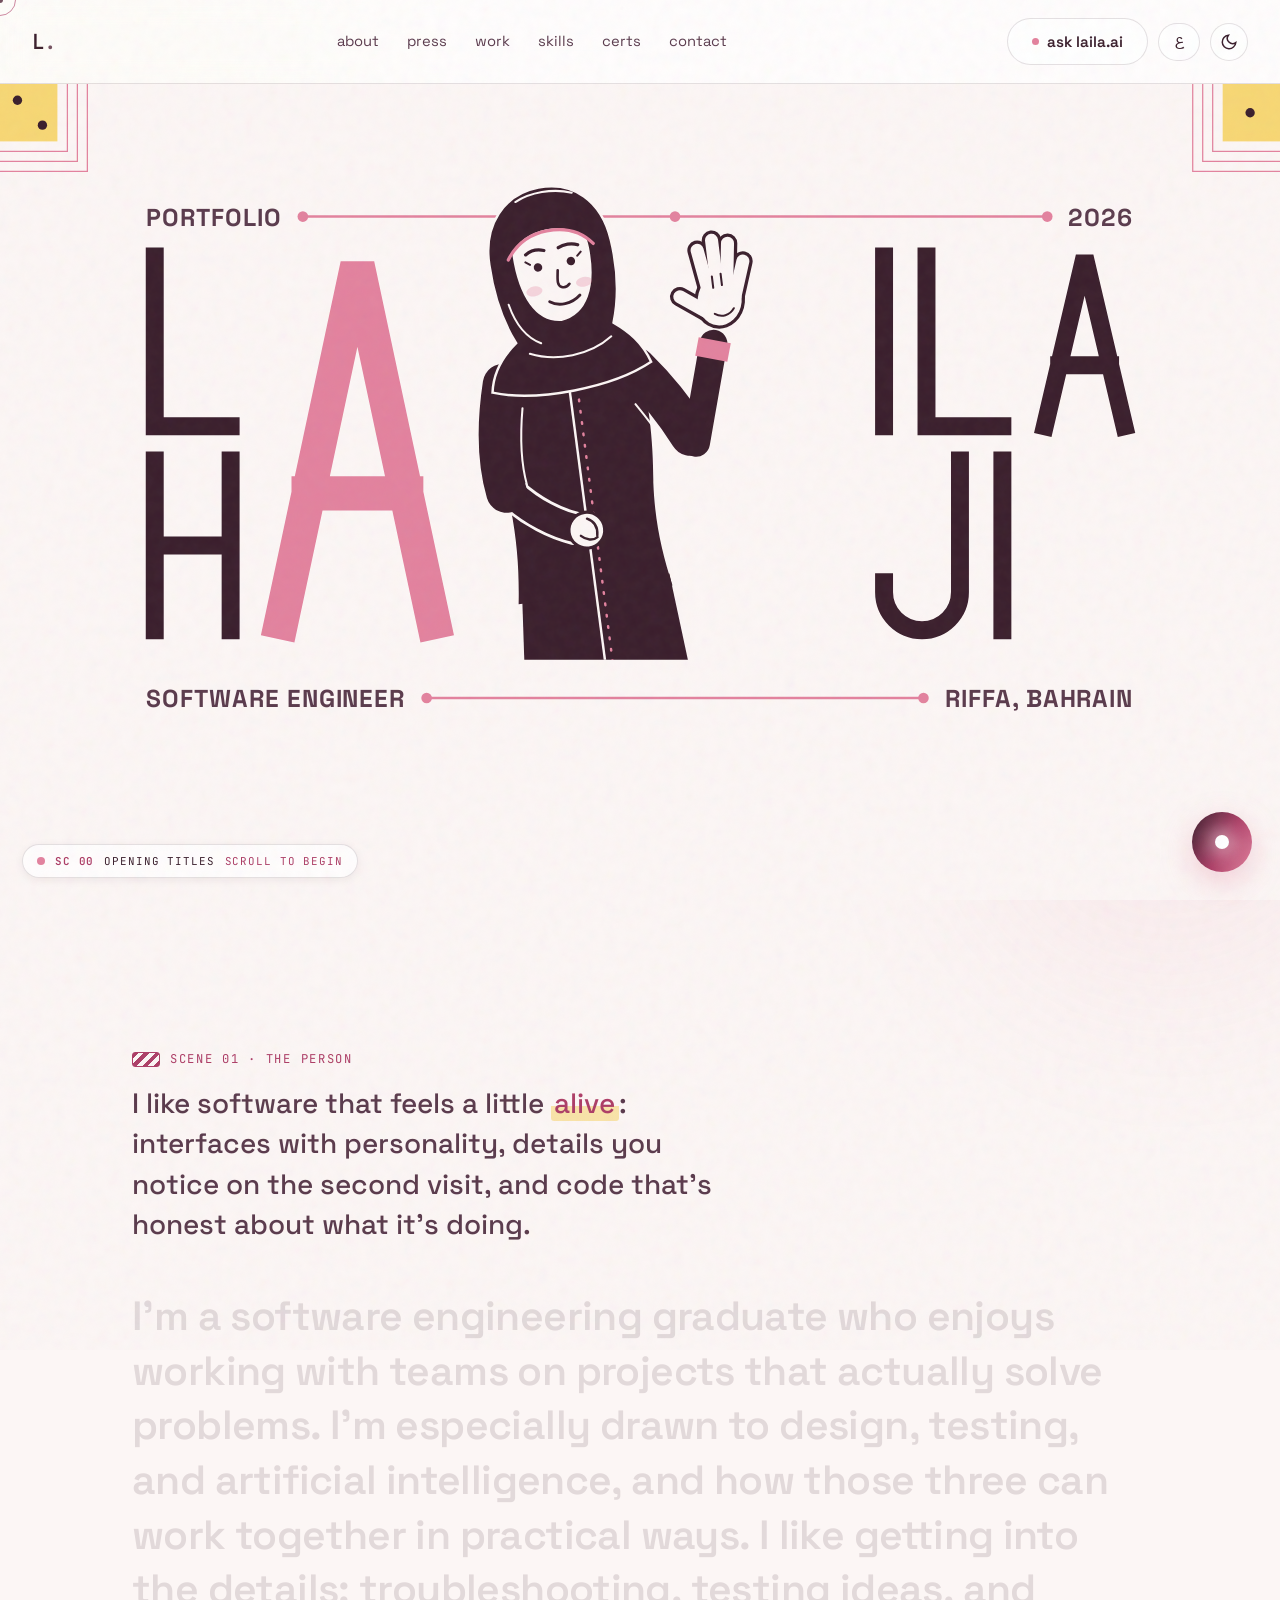
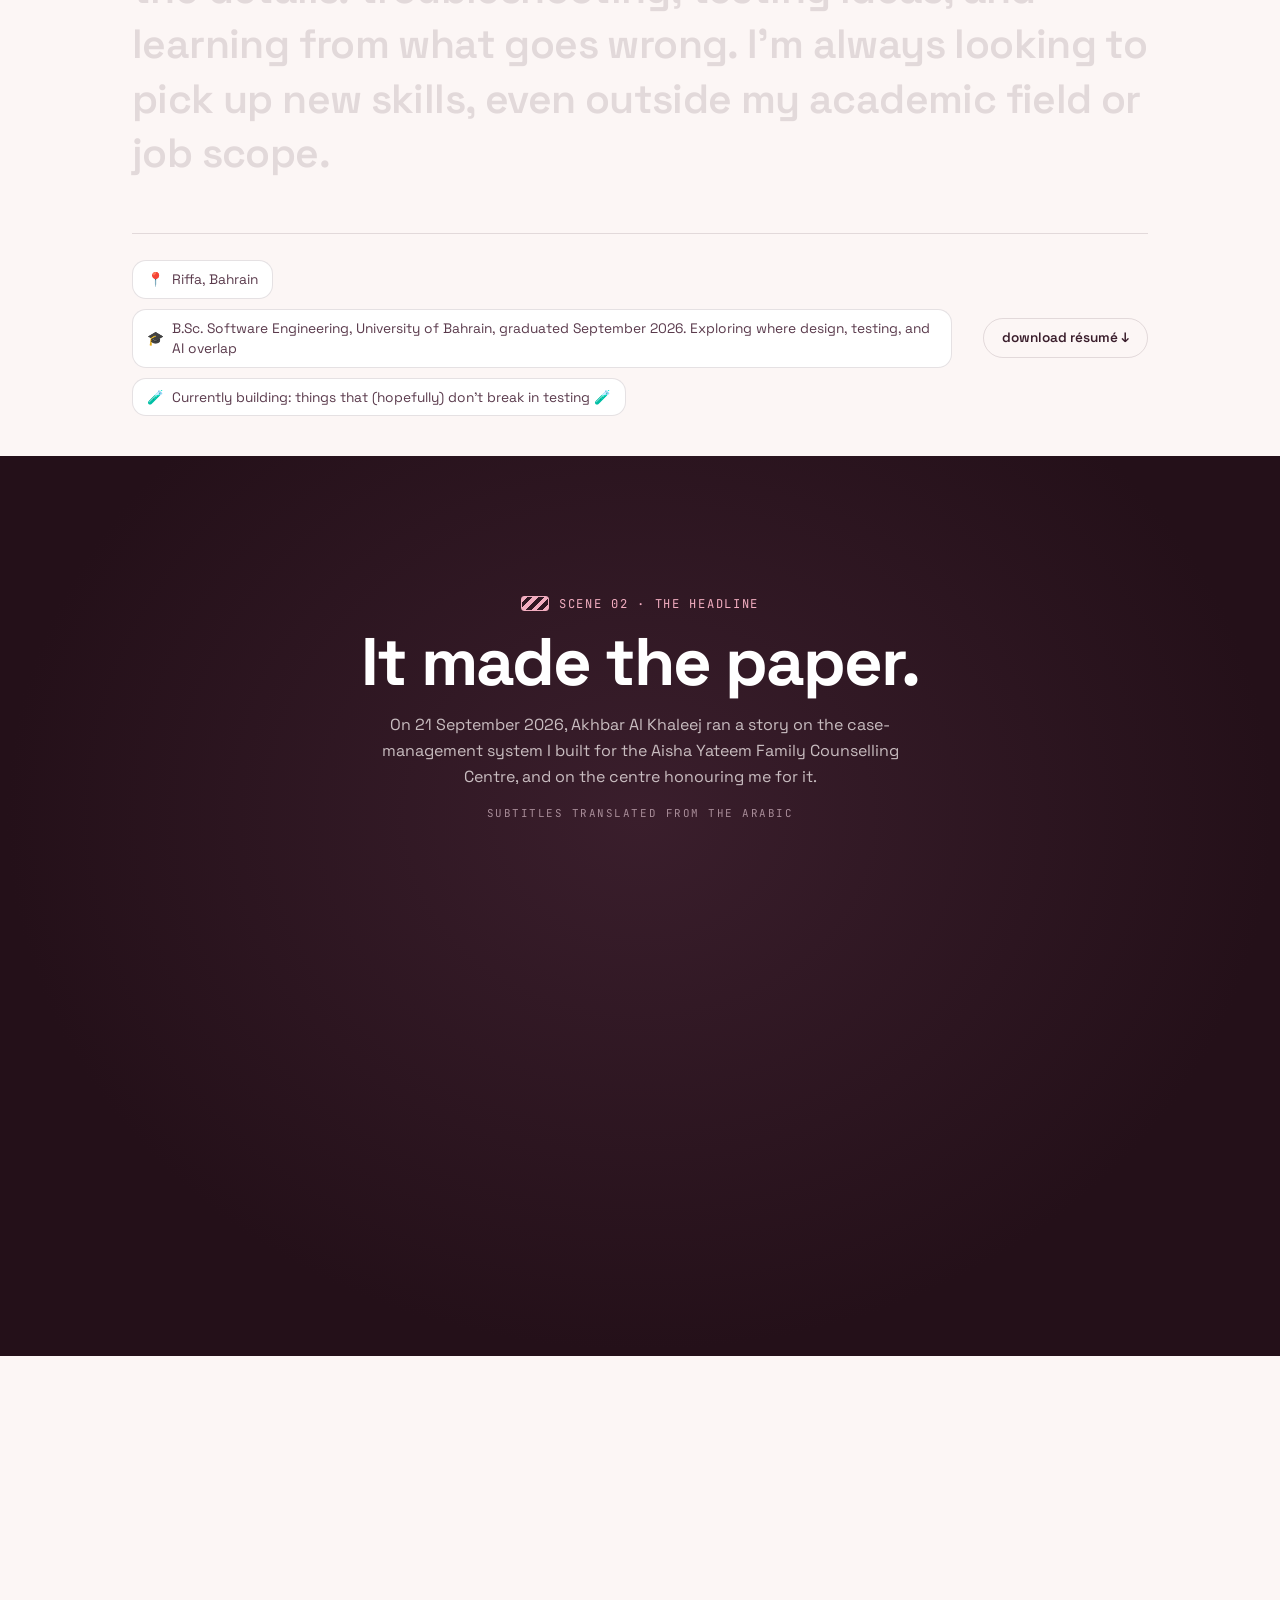
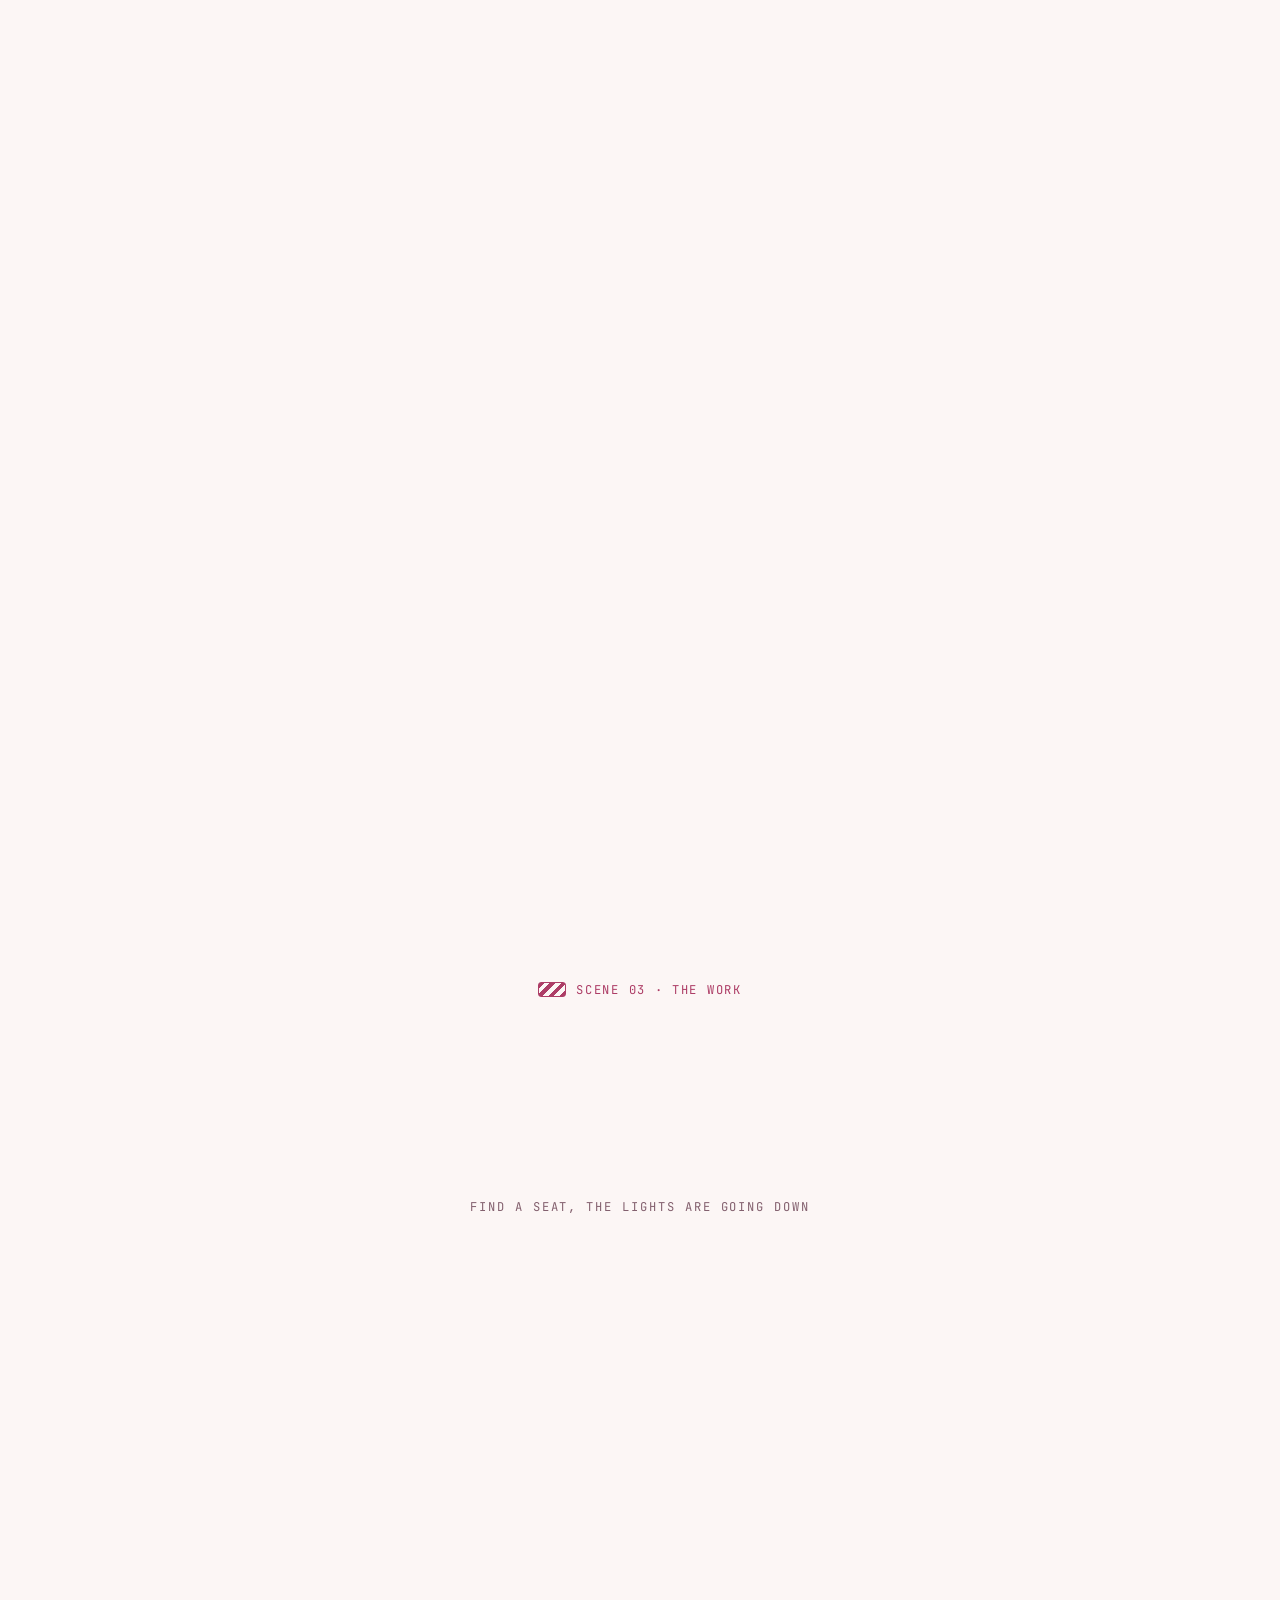
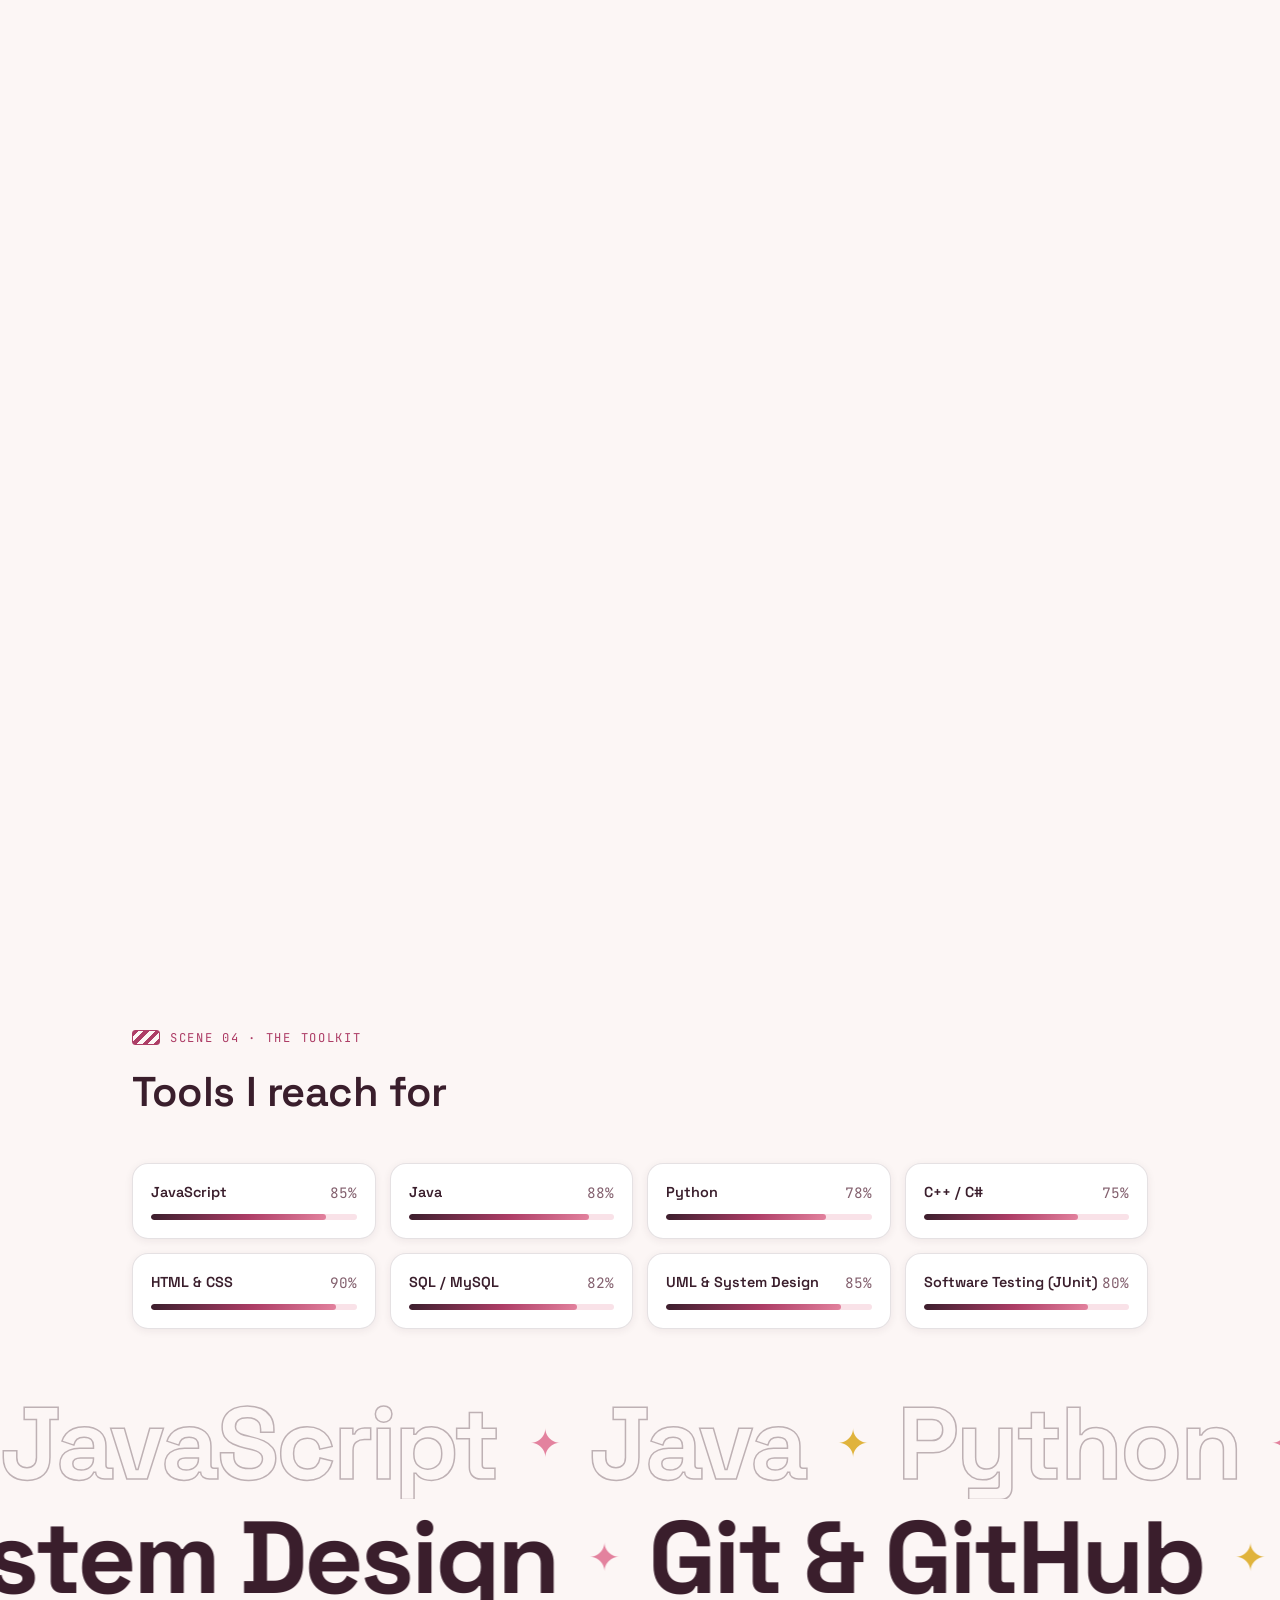
<file: index.html>
<!DOCTYPE html>
<html lang="en" dir="ltr" data-theme="light">
<head>
<meta charset="UTF-8">
<meta name="viewport" content="width=device-width, initial-scale=1.0">
<!-- Keep this page itself uncached, so a bumped ?v= below is actually seen.
     Browsers honour these inconsistently — a hard reload (Ctrl+Shift+R) is
     still the guaranteed way to pick up an edit. -->
<meta http-equiv="Cache-Control" content="no-cache, no-store, must-revalidate">
<meta http-equiv="Pragma" content="no-cache">
<meta http-equiv="Expires" content="0">
<title>Laila Haji · Software Engineer</title>
<meta name="description" content="Laila Haji's personal corner of the internet. Software engineering graduate focused on design, testing, and AI.">
<link rel="icon" href="data:image/svg+xml,%3Csvg xmlns='http://www.w3.org/2000/svg' viewBox='0 0 100 100'%3E%3Ctext y='.9em' font-size='90'%3E%F0%9F%A6%8B%3C/text%3E%3C/svg%3E">
<link rel="preconnect" href="https://fonts.googleapis.com">
<link rel="preconnect" href="https://fonts.gstatic.com" crossorigin>
<!-- Space Grotesk / JetBrains Mono carry no Arabic glyphs, so IBM Plex Sans
     Arabic is loaded alongside them and takes over under [dir="rtl"]. It's
     loaded in both languages because the ع on the language toggle needs it. -->
<link href="https://fonts.googleapis.com/css2?family=Space+Grotesk:wght@400;500;600;700&family=JetBrains+Mono:wght@400;500;600&family=IBM+Plex+Sans+Arabic:wght@400;500;600;700&display=swap" rel="stylesheet">
<link rel="stylesheet" href="css/style.css?v=24">
<link rel="stylesheet" href="css/cinema.css?v=11">
<!-- Set lang/dir and theme before first paint — otherwise an Arabic visitor
     gets a visible LTR→RTL flip, and a dark-mode visitor a white flash. -->
<script>
(function () {
  var root = document.documentElement;
  try {
    var saved = localStorage.getItem("laila-lang");
    var lang = (saved === "ar" || saved === "en")
      ? saved
      : ((navigator.language || "en").toLowerCase().indexOf("ar") === 0 ? "ar" : "en");
    root.setAttribute("lang", lang);
    root.setAttribute("dir", lang === "ar" ? "rtl" : "ltr");
    var theme = localStorage.getItem("laila-theme");
    if (theme === "dark" || theme === "light") root.setAttribute("data-theme", theme);
  } catch (e) { /* storage blocked — i18n.js still sorts it out on load */ }
})();
</script>
</head>
<body>

<!-- Custom cursor -->
<div id="cursor-dot" class="cursor-dot"></div>
<div id="cursor-ring" class="cursor-ring"></div>

<!-- Secret doorway transition — type "vault" anywhere on the page -->
<div id="portal-overlay" aria-hidden="true"></div>

<!-- Generative background + a whisper of film grain over everything -->
<canvas id="bg-canvas"></canvas>
<div class="bg-glow bg-glow-1"></div>
<div class="bg-glow bg-glow-2"></div>
<div class="film-grain" aria-hidden="true"></div>

<!-- Scroll progress -->
<div id="scroll-progress"></div>

<!-- Nav -->
<header class="nav">
  <a href="#home" class="nav-logo">L<span>.</span></a>
  <nav class="nav-links">
    <a href="#about" data-i18n="nav.about">about</a>
    <a href="#press" data-i18n="nav.press">press</a>
    <a href="#work" data-i18n="nav.work">work</a>
    <a href="#skills" data-i18n="nav.skills">skills</a>
    <a href="#certs" data-i18n="nav.certs">certs</a>
    <a href="#contact" data-i18n="nav.contact">contact</a>
  </nav>
  <div class="nav-actions">
    <button id="ask-ai-btn" class="btn btn-ghost" data-i18n-title="nav.askTitle" title="Ask the assistant (Ctrl/Cmd + K)">
      <span class="dot-pulse"></span> <span data-i18n="nav.ask">ask laila.ai</span>
    </button>
    <!-- language toggle: always labelled with the language you'd switch TO -->
    <button id="lang-toggle" class="lang-btn" data-i18n-title="lang.title" data-i18n-aria-label="lang.title">
      <span id="lang-label" data-i18n="lang.label">ع</span>
    </button>
    <button id="theme-toggle" class="icon-btn" data-i18n-title="nav.theme" data-i18n-aria-label="nav.theme" title="Toggle theme" aria-label="Toggle theme">
      <svg id="theme-icon" width="18" height="18" viewBox="0 0 24 24" fill="none" stroke="currentColor" stroke-width="2"><path d="M21 12.79A9 9 0 1 1 11.21 3 7 7 0 0 0 21 12.79z"/></svg>
    </button>
  </div>
</header>

<!-- The scene HUD: which scene you're in, and a timecode that runs with
     the scroll. Decorative, so hidden from assistive tech. -->
<div class="cine-hud" aria-hidden="true">
  <span class="hud-rec"></span>
  <span class="hud-scene" id="hud-scene">SC 00</span>
  <span class="hud-title" id="hud-title">opening titles</span>
  <span class="hud-tc" id="hud-tc">00:00:00:00</span>
  <span class="hud-cue" data-i18n="open.cue">scroll to begin</span>
</div>

<main>

  <!-- SCENE 00 · OPENING TITLES
       The waving poster — js/poster.js draws everything inside #poster. -->
  <section id="home" class="scene scene-open" data-scene="0">
    <h1 class="sr-only" data-i18n="open.title">Laila Haji · Software Engineer</h1>
    <div id="poster" class="poster"></div>
  </section>

  <!-- SCENE 01 · THE PERSON -->
  <section id="about" class="scene section about" data-scene="1">
    <p class="scene-kicker" data-reveal data-i18n="kicker.about">scene 01 · the person</p>
    <h2 class="about-lead" data-reveal data-i18n-html="about.lead">
      I like software that feels a little <em>alive</em>: interfaces with
      personality, details you notice on the second visit, and code that's
      honest about what it's doing.
    </h2>
    <p id="about-text" class="about-reel"></p>
    <div class="about-foot" data-reveal>
      <ul class="about-facts">
        <li><span>📍</span> <span id="about-location">Somewhere, Earth</span></li>
        <li><span>🎓</span> <span id="about-focus">Building things that think a little</span></li>
        <li><span>🧪</span> <span id="about-status">Currently building</span></li>
      </ul>
      <a id="resume-link" href="#" target="_blank" rel="noopener" class="btn btn-outline btn-sm" data-i18n="about.resume">download résumé ↓</a>
    </div>
  </section>

  <!-- SCENE 02 · THE HEADLINE
       The newspaper spins in, then the camera pushes in on the headline, the
       photo and the paragraphs, with subtitles translating as it goes. -->
  <section id="press" class="scene press" data-scene="2">
    <div class="press-bar press-bar-top" aria-hidden="true"></div>
    <div class="press-bar press-bar-bottom" aria-hidden="true"></div>

    <header class="press-head">
      <p class="scene-kicker" data-i18n="kicker.press">scene 02 · the headline</p>
      <h2 class="press-title" data-i18n="press.title">It made the paper.</h2>
      <p class="press-lead" id="press-lead"></p>
      <p class="press-note" data-i18n="press.translated">subtitles translated from the Arabic</p>
    </header>

    <div class="press-camera">
      <figure class="press-paper" id="press-paper">
        <img id="press-img" src="assets/press-akhbar-alkhaleej-2026.webp" width="1080" height="1350" alt="" decoding="async">
        <span class="press-stamp" data-i18n="press.stamp" aria-hidden="true">FEATURED</span>
      </figure>
    </div>

    <ol class="press-subs" id="press-subs"></ol>

    <div class="press-cta">
      <button type="button" class="btn btn-primary btn-sm" id="press-case" data-i18n="press.caseStudy">read the case study →</button>
      <a class="btn btn-outline btn-sm" href="assets/press-akhbar-alkhaleej-2026.webp" target="_blank" rel="noopener" data-i18n="press.open">open the full clipping ↗</a>
    </div>
  </section>

  <!-- SCENE 03 · THE WORK
       A screening, on wide screens: a title card, the lights go down, a
       film-leader countdown, then one project per shot on the screen with
       the reel's index beside it. Everywhere else, a grid of frames. The
       room, leader, index, sprockets and flash only show in the screening. -->
  <section id="work" class="scene work" data-scene="3">
    <div class="work-pin">
      <div class="work-room" aria-hidden="true"></div>
      <header class="work-head section">
        <p class="scene-kicker" data-i18n="kicker.work">scene 03 · the work</p>
        <h2 class="work-title" data-i18n="title.work">Now showing</h2>
        <p class="work-hint" data-i18n="work.hint">find a seat, the lights are going down</p>
      </header>
      <div class="work-iris" aria-hidden="true"></div>
      <div class="work-leader" aria-hidden="true">
        <span class="leader-ring"></span>
        <span class="leader-ring leader-ring-2"></span>
        <span class="leader-cross"></span>
        <span class="leader-hand"></span>
        <span class="leader-num">3</span>
        <span class="leader-num">2</span>
        <span class="leader-num">1</span>
      </div>
      <div class="work-stage">
        <ol class="work-index" id="work-index" data-i18n-aria-label="work.index" aria-label="the reel"></ol>
        <div class="work-screen">
          <div class="work-gate">
            <span class="work-sprockets" aria-hidden="true"></span>
            <div id="projects-grid" class="projects-track"></div>
            <span class="work-sprockets work-sprockets-end" aria-hidden="true"></span>
            <span class="work-flash" aria-hidden="true"></span>
          </div>
          <p class="work-counter" id="work-counter" aria-hidden="true"></p>
        </div>
      </div>
    </div>
  </section>

  <!-- SCENE 04 · THE TOOLKIT -->
  <section id="skills" class="scene skills" data-scene="4">
    <div class="section">
      <p class="scene-kicker" data-reveal data-i18n="kicker.skills">scene 04 · the toolkit</p>
      <h2 class="section-title" data-reveal data-i18n="title.skills">Tools I reach for</h2>
      <div id="skills-grid" class="skills-grid" data-reveal></div>
    </div>
    <div class="marquee" aria-hidden="true">
      <div class="marquee-row"><div class="marquee-track" id="marquee-track"></div></div>
      <div class="marquee-row marquee-row-2"><div class="marquee-track" id="marquee-track-2"></div></div>
    </div>
  </section>

  <!-- SCENE 05 · THE CREDENTIALS -->
  <section id="certs" class="scene section certs" data-scene="5">
    <p class="scene-kicker" data-reveal data-i18n="kicker.certs">scene 05 · the credentials</p>
    <h2 class="section-title" data-reveal data-i18n="title.certs">Training and credentials</h2>
    <div id="certs-grid" class="certs-grid"></div>
  </section>

  <!-- SCENE 06 · THE END? -->
  <section id="contact" class="scene section contact-section" data-scene="6">
    <p class="scene-kicker" data-reveal data-i18n="kicker.contact">scene 06 · the end?</p>
    <h2 class="contact-title" data-reveal data-i18n="title.contact">Let's build something.</h2>
    <p class="contact-sub" data-reveal data-i18n-html="contact.sub">
      Fastest way in is the assistant: press <kbd>Ctrl</kbd>/<kbd>⌘</kbd> <kbd>K</kbd>
      and ask it for my email. Or just use the old-fashioned links below.
    </p>
    <div class="contact-links" id="contact-links" data-reveal></div>
    <p class="contact-tbc" data-reveal data-i18n="contact.tbc">to be continued…</p>
  </section>

</main>

<footer class="footer credits">
  <dl class="credits-roll" id="credits-roll"></dl>
  <p id="footer-text"></p>
  <button id="replay-opening" class="link-btn" data-i18n="footer.replay">replay the opening ↻</button>
</footer>

<!-- Floating AI orb -->
<button id="ai-orb" class="ai-orb" data-i18n-aria-label="ai.orb" aria-label="Open AI assistant">
  <span class="ai-orb-core"></span>
</button>

<!-- AI command palette -->
<div id="ai-overlay" class="ai-overlay" aria-hidden="true">
  <div class="ai-panel" role="dialog" aria-modal="true" data-i18n-aria-label="ai.dialog" aria-label="Laila AI assistant">
    <div class="ai-panel-header">
      <span class="ai-avatar">🧠</span>
      <div>
        <div class="ai-panel-title"><span data-i18n="ai.title">laila.ai</span> <span class="ai-live" data-i18n="ai.online">● online</span></div>
        <div class="ai-panel-sub" data-i18n="ai.sub">ask me anything about Laila. Try "who is laila" or "surprise me"</div>
      </div>
      <button id="ai-voice-toggle" class="icon-btn" data-i18n-title="ai.voice" data-i18n-aria-label="ai.voice" title="Toggle spoken replies" aria-label="Toggle voice replies">🔇</button>
      <button id="ai-close" class="icon-btn" data-i18n-aria-label="ai.close" aria-label="Close">✕</button>
    </div>
    <div id="ai-thread" class="ai-thread"></div>
    <div class="ai-chips" id="ai-chips"></div>
    <form id="ai-form" class="ai-form">
      <input id="ai-input" type="text" autocomplete="off" data-i18n-placeholder="ai.placeholder" placeholder="Type a question and hit enter…" />
      <button type="submit" class="btn btn-primary btn-sm" data-i18n="ai.send">send</button>
    </form>
  </div>
</div>

<!-- Project case-study popup -->
<div id="project-modal" class="pm-overlay" aria-hidden="true">
  <div class="pm-panel" role="dialog" aria-modal="true" aria-labelledby="pm-title">
    <button id="pm-close" class="pm-close" data-i18n-aria-label="pm.close" aria-label="Close project details">✕</button>
    <div id="pm-body" class="pm-body"></div>
  </div>
</div>

<div id="toast" class="toast"></div>

<!-- ?v= is a cache-buster: bump it after editing any of these so browsers
     fetch the new file instead of serving a stale copy. GSAP is vendored in
     js/vendor so the site still has no build step and no CDN to depend on. -->
<script src="js/vendor/gsap.min.js?v=3.15.0"></script>
<script src="js/vendor/ScrollTrigger.min.js?v=3.15.0"></script>
<script src="js/data.js?v=24"></script>
<script src="js/data.ar.js?v=23"></script>
<script src="js/i18n.js?v=24"></script>
<script src="js/particles.js?v=20"></script>
<script src="js/ai-assistant.js?v=21"></script>
<script src="js/poster.js?v=2"></script>
<script src="js/cinema.js?v=7"></script>
<script src="js/app.js?v=25"></script>
</body>
</html>
</file>
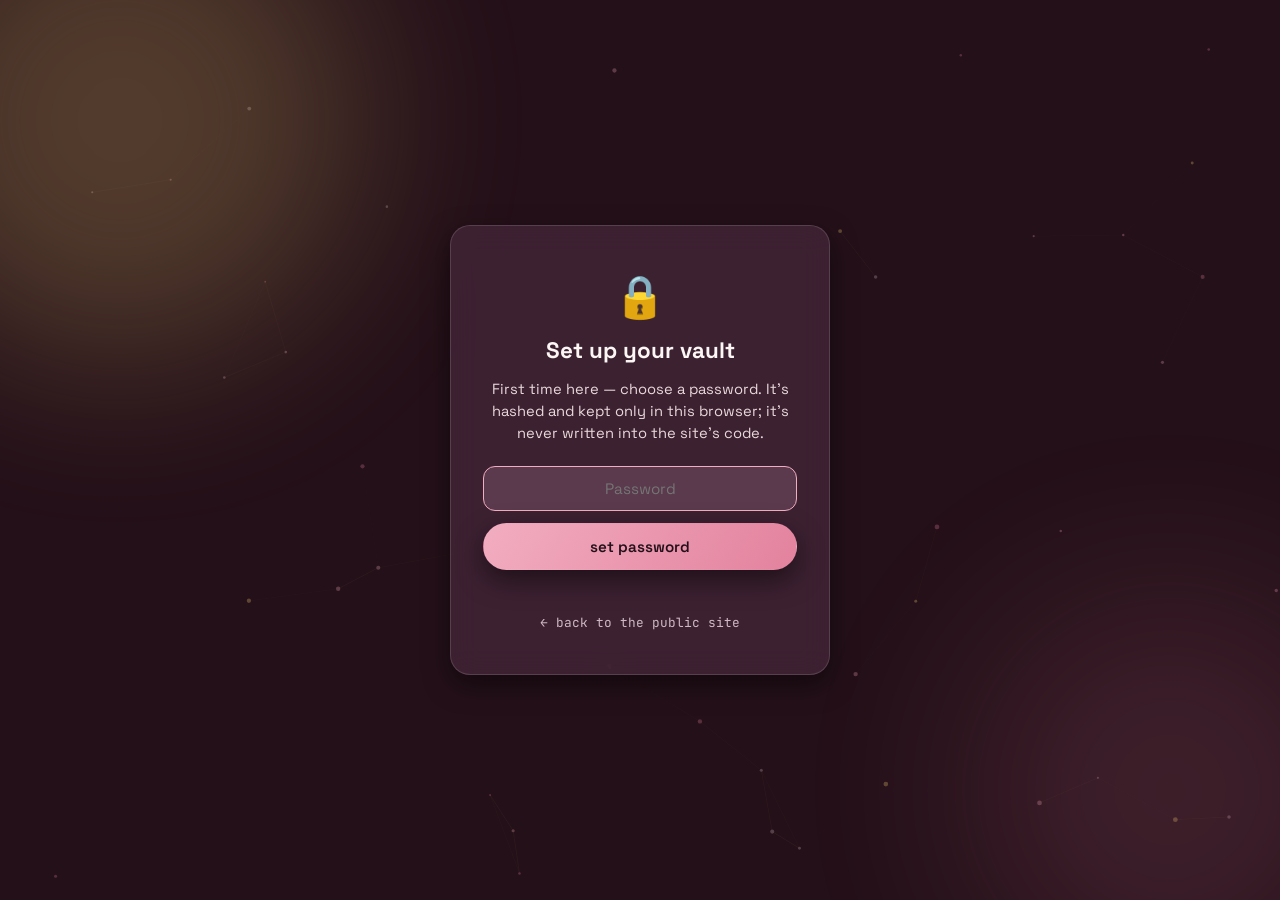
<file: vault.html>
<!DOCTYPE html>
<html lang="en" data-theme="dark">
<head>
<meta charset="UTF-8">
<meta name="viewport" content="width=device-width, initial-scale=1.0">
<title>Vault</title>
<meta name="robots" content="noindex, nofollow, noarchive">
<link rel="icon" href="data:image/svg+xml,%3Csvg xmlns='http://www.w3.org/2000/svg' viewBox='0 0 100 100'%3E%3Ctext y='.9em' font-size='90'%3E%F0%9F%94%92%3C/text%3E%3C/svg%3E">
<link rel="preconnect" href="https://fonts.googleapis.com">
<link rel="preconnect" href="https://fonts.gstatic.com" crossorigin>
<link href="https://fonts.googleapis.com/css2?family=Space+Grotesk:wght@400;500;600;700&family=JetBrains+Mono:wght@400;500;600&display=swap" rel="stylesheet">
<link rel="stylesheet" href="css/style.css">
<link rel="stylesheet" href="css/vault.css">
</head>
<body>

<canvas id="bg-canvas"></canvas>
<div class="bg-glow bg-glow-1"></div>
<div class="bg-glow bg-glow-2"></div>

<!-- Lock screen -->
<div id="vault-lock" class="vault-lock">
  <div class="vault-lock-card">
    <div class="vault-icon">🔒</div>
    <h1 id="vault-lock-title">Private Vault</h1>
    <p id="vault-lock-desc">This area is just for Laila. Enter the password to continue.</p>
    <form id="vault-form">
      <input id="vault-password" type="password" autocomplete="off" placeholder="Password" />
      <button id="vault-submit" type="submit" class="btn btn-primary">unlock</button>
    </form>
    <p id="vault-error" class="vault-error"></p>
    <a href="index.html" class="link-btn">← back to the public site</a>
  </div>
</div>

<!-- Dashboard -->
<div id="vault-dashboard" class="vault-dashboard" hidden>
  <header class="vault-header">
    <h1>🔒 The Vault</h1>
    <div class="vault-header-actions">
      <button id="vault-lock-btn" class="btn btn-outline btn-sm">lock</button>
      <a href="index.html" class="btn btn-ghost btn-sm">← public site</a>
    </div>
  </header>
  <p class="vault-sub">A private tracker for where your work is actually deployed. Only visible after unlocking, and stored only in this browser.</p>

  <form id="deploy-form" class="deploy-form">
    <input id="deploy-name" placeholder="Project name" required />
    <input id="deploy-url" type="url" placeholder="https://..." required />
    <select id="deploy-status">
      <option>Live</option>
      <option>Staging</option>
      <option>Archived</option>
    </select>
    <input id="deploy-notes" placeholder="Notes (optional)" />
    <button type="submit" class="btn btn-primary btn-sm">add</button>
  </form>

  <div id="deploy-list" class="deploy-list"></div>
</div>

<script src="js/particles.js"></script>
<script src="js/vault.js"></script>
</body>
</html>
</file>
<file: css/style.css>
/* =========================================================
   laila.OS — stylesheet

   A FORMAL palette with a soft heart. One job per colour:

     Mulberry  #3A1E2C   the ink, and the ground in dark mode
     Petal     #FCF6F5   the paper (a whisper of pink, never stark)
     Peony     #E3829E   the accent — dots, rules, the giant A
     Blush     #F9E2E8   soft fills: chips, chat bubbles, tracks
     Butter    #F7D774   the cheerful one — stickers, dice, sparkles
     Pistachio #A6D3A0   status only ("live / in progress")
     White     #FFFFFF   cards, so they lift off the paper

   The formality comes from the ink: a deep mulberry that reads
   as near-black, so the page keeps a serious backbone while the
   pink does the charming. One dominant neutral pair (mulberry on
   petal), one lead accent, and gradients that only ever move
   *within* a family — a tonal shift, never a rainbow. Butter
   and pistachio are the supporting cast, in small doses only.

   Peony, butter and pistachio are fill colours; none of them
   carries text on the paper. Their deeper steps do: raspberry
   (peony -700) for links and kickers, -800 for text on blush,
   pistachio -600 for the "live" label. Text laid ON butter is
   always mulberry.

   Light mode = petal paper, mulberry ink. Dark mode inverts it.
   Components never name a raw colour — they use the role
   tokens (--ink, --surface, --accent-*), so both themes stay
   in step.
   ========================================================= */

:root {
  /* ===== brand constants — identical in both themes ===== */
  --white: #ffffff;
  --plum: #3a1e2c;
  --petal: #fcf6f5;
  --peony: #e3829e;
  --blush: #f9e2e8;
  --butter: #f7d774;
  --pistachio: #a6d3a0;

  --plum-rgb: 58, 30, 44;
  --petal-rgb: 252, 246, 245;
  --peony-rgb: 227, 130, 158;
  --butter-rgb: 247, 215, 116;
  --pistachio-rgb: 166, 211, 160;

  /* mulberry ramp — deepest → palest */
  --plum-950: #241019;
  --plum-900: var(--plum);       /* brand ink */
  --plum-800: #45283a;
  --plum-700: #5a3a4c;
  --plum-600: #74515f;           /* text-safe on petal */
  --plum-500: #83606e;           /* muted metadata     */
  --plum-400: #a88c98;
  --plum-300: #cfbac3;

  /* paper ramp */
  --petal-100: var(--petal);     /* brand paper */
  --petal-200: #f6ebea;
  --petal-300: #ead9da;

  /* peony ramp (the brand value is a fill; text uses -700/-800) */
  --peony-800: #8e2b52;
  --peony-700: #ad3d66;          /* raspberry — links, kickers, buttons */
  --peony-600: var(--peony);     /* brand accent */
  --peony-400: #f2adc0;
  --peony-300: var(--blush);

  /* butter — a fill; -600 is the deeper gold for marks on the paper */
  --butter-600: #e0b33c;
  --butter-500: var(--butter);

  /* status only — pistachio, a fresh partner to pink */
  --pistachio-600: #3a7647;      /* text-safe on petal */
  --pistachio-500: var(--pistachio);
  --pistachio-300: #c4e5be;

  /* ===== LIGHT (default) roles ===== */
  --bg: var(--petal-100);
  --bg-soft: var(--blush);
  --surface: var(--white);
  --surface-glass: rgba(255, 255, 255, 0.78);
  --border: rgba(var(--plum-rgb), 0.13);
  --ink: var(--plum-900);
  --ink-soft: var(--plum-700);
  --ink-faint: var(--plum-500);

  --accent-1: var(--peony-700);  /* primary   — kickers, links, hovers   */
  --accent-2: var(--plum-600);   /* secondary — the quiet one            */
  --accent-3: var(--peony-600);  /* brand peony — rules, dots, fills     */
  --accent-4: var(--butter);     /* decorative only — glows, particles   */
  --accent-5: var(--butter-600); /* the sunny marks — sparkles, highlights */

  --signal: var(--pistachio-600);     /* "live / in progress" badge border + dot */
  --signal-ink: var(--pistachio-600); /* …and its label                          */
  --signal-rgb: 58, 118, 71;
  --on-grad: var(--white);       /* text laid over --grad / --grad-cta   */
  --on-soft: var(--peony-800);   /* accent text laid over --bg-soft      */

  /* Four gradients, by how much contrast whatever sits on top needs.
     Each stays inside one family — that is what keeps it formal
     rather than festive. Headings are mulberry; the buttons are
     raspberry, the one place the pink gets to be bold. */
  --grad: linear-gradient(120deg, var(--plum-900) 0%, var(--plum-600) 100%);
  --grad-cta: linear-gradient(120deg, var(--peony-800) 0%, var(--peony-700) 100%);
  --grad-orb: linear-gradient(140deg, var(--peony-800) 0%, var(--peony-600) 100%);
  --grad-vivid: linear-gradient(120deg, var(--plum-900) 0%, var(--peony-700) 55%, var(--peony-600) 100%);
  --grad-soft: linear-gradient(120deg, rgba(var(--plum-rgb),.03), rgba(var(--peony-rgb),.16) 100%);

  --shadow-sm: 0 2px 8px rgba(var(--plum-rgb), 0.07);
  --shadow-md: 0 10px 26px rgba(var(--plum-rgb), 0.11);
  --shadow-glow: 0 10px 30px rgba(var(--peony-rgb), 0.35);

  --font-display: 'Space Grotesk', system-ui, sans-serif;
  --font-mono: 'JetBrains Mono', ui-monospace, monospace;

  --radius: 20px;
  color-scheme: light;
}

:root[data-theme="dark"] {
  /* ===== DARK roles — same families, inverted ===== */
  --bg: var(--plum-950);
  --bg-soft: var(--plum-700);   /* one step above --surface, so chips and
                                   inputs still separate from the card */
  --surface: var(--plum-800);
  --surface-glass: rgba(69, 40, 58, 0.74);
  --border: rgba(var(--petal-rgb), 0.14);
  --ink: var(--petal-100);
  --ink-soft: var(--petal-300);
  --ink-faint: var(--plum-300);

  --accent-1: var(--peony-400);
  --accent-2: var(--plum-300);
  --accent-3: var(--peony-600);
  --accent-4: var(--butter);
  --accent-5: var(--butter);

  --signal: var(--pistachio-300);
  --signal-ink: var(--pistachio-300);
  --signal-rgb: 196, 229, 190;
  --on-grad: var(--plum-950);
  --on-soft: var(--peony-400);

  --grad: linear-gradient(120deg, var(--petal-100) 0%, var(--blush) 100%);
  --grad-cta: linear-gradient(120deg, var(--peony-400) 0%, var(--peony-600) 100%);
  --grad-orb: linear-gradient(140deg, var(--peony-400) 0%, var(--petal-100) 100%);
  --grad-vivid: linear-gradient(120deg, var(--plum-300) 0%, var(--petal-100) 55%, var(--peony-400) 100%);
  --grad-soft: linear-gradient(120deg, rgba(var(--petal-rgb),.03), rgba(var(--peony-rgb),.14) 100%);

  --shadow-sm: 0 2px 8px rgba(0, 0, 0, 0.35);
  --shadow-md: 0 10px 26px rgba(0, 0, 0, 0.5);
  --shadow-glow: 0 10px 30px rgba(0, 0, 0, 0.55);
  color-scheme: dark;
}

* { box-sizing: border-box; }

body {
  margin: 0;
  background: var(--bg);
  color: var(--ink);
  font-family: var(--font-display);
  line-height: 1.5;
  overflow-x: hidden;
  transition: background .4s ease, color .4s ease;
}

img, svg { display: block; max-width: 100%; }
a { color: inherit; text-decoration: none; }
code { font-family: var(--font-mono); background: var(--bg-soft); padding: .1em .4em; border-radius: 6px; font-size: .9em; }
kbd { font-family: var(--font-mono); background: var(--surface); border: 1px solid var(--border); border-bottom-width: 2px; padding: .1em .5em; border-radius: 6px; font-size: .8em; }

::selection { background: var(--butter); color: var(--plum-900); }

/* Custom scrollbar */
::-webkit-scrollbar { width: 10px; }
::-webkit-scrollbar-track { background: var(--bg); }
::-webkit-scrollbar-thumb { background: var(--grad-vivid); border-radius: 10px; }

.grad-text {
  background: var(--grad);
  -webkit-background-clip: text;
  background-clip: text;
  color: transparent;
}

/* ---------- layout helpers ---------- */
.section { max-width: 1080px; margin: 0 auto; padding: 140px 32px 40px; position: relative; }
.section-title { font-size: clamp(1.8rem, 4vw, 2.6rem); margin: 0 0 40px; font-weight: 600; }

/* ---------- buttons ---------- */
.btn {
  display: inline-flex; align-items: center; gap: 8px;
  font-family: var(--font-display);
  font-weight: 600; font-size: .95rem;
  padding: 13px 24px; border-radius: 999px;
  border: 1px solid transparent; cursor: pointer;
  transition: transform .25s ease, box-shadow .25s ease, background .25s ease, border-color .25s ease;
}
.btn:active { transform: scale(.96); }
.btn-primary { background: var(--grad-cta); color: var(--on-grad); box-shadow: var(--shadow-md); }
.btn-primary:hover { transform: translateY(-2px); box-shadow: var(--shadow-glow); }
.btn-outline { background: transparent; border-color: var(--border); color: var(--ink); }
.btn-outline:hover { border-color: var(--accent-1); color: var(--accent-1); transform: translateY(-2px); }
.btn-ghost { background: var(--surface-glass); border-color: var(--border); color: var(--ink); backdrop-filter: blur(10px); }
.btn-ghost:hover { border-color: var(--accent-2); }
.btn-sm { padding: 9px 18px; font-size: .85rem; }
.link-btn { background: none; border: none; color: var(--ink-faint); font-family: var(--font-mono); font-size: .8rem; cursor: pointer; }
.link-btn:hover { color: var(--accent-1); }

.icon-btn {
  width: 38px; height: 38px; border-radius: 50%;
  display: grid; place-items: center;
  background: var(--surface-glass); border: 1px solid var(--border); color: var(--ink);
  cursor: pointer; backdrop-filter: blur(10px);
  transition: transform .25s ease, border-color .25s;
}
.icon-btn:hover { transform: rotate(15deg); border-color: var(--accent-1); }

/* language toggle — sibling of .icon-btn, but it holds a word rather than a
   glyph, so it sizes to its label and doesn't tilt on hover */
.lang-btn {
  height: 38px; min-width: 42px; padding: 0 13px; border-radius: 999px;
  display: grid; place-items: center;
  background: var(--surface-glass); border: 1px solid var(--border); color: var(--ink);
  /* the ع has to render even while the page is in English, so the Arabic
     face leads here regardless of theme or direction */
  font-family: 'IBM Plex Sans Arabic', var(--font-mono);
  font-weight: 600; font-size: .88rem; line-height: 1;
  cursor: pointer; backdrop-filter: blur(10px);
  transition: transform .25s ease, border-color .25s, color .25s;
}
.lang-btn:hover { border-color: var(--accent-1); color: var(--accent-1); transform: translateY(-2px); }
.lang-btn:active { transform: scale(.94); }

.dot-pulse {
  width: 7px; height: 7px; border-radius: 50%; background: var(--accent-3);
  box-shadow: 0 0 0 0 rgba(var(--peony-rgb),.6);
  animation: pulse 1.8s infinite;
}
@keyframes pulse {
  0% { box-shadow: 0 0 0 0 rgba(var(--peony-rgb),.55); }
  70% { box-shadow: 0 0 0 8px rgba(var(--peony-rgb),0); }
  100% { box-shadow: 0 0 0 0 rgba(var(--peony-rgb),0); }
}

/* ---------- background fx ---------- */
#bg-canvas { position: fixed; inset: 0; z-index: -2; opacity: .5; }
.bg-glow { position: fixed; border-radius: 50%; filter: blur(90px); z-index: -1; pointer-events: none; opacity: .5; }
/* warm, low-contrast washes — gold rather than wood, so on cream they read
   as light on parchment instead of a stain */
/* kept deliberately faint — a formal page shouldn't look lit from behind */
.bg-glow-1 { width: 480px; height: 480px; background: var(--accent-4); top: -120px; inset-inline-start: -120px; opacity: .14; }
.bg-glow-2 { width: 420px; height: 420px; background: var(--accent-3); bottom: -100px; inset-inline-end: -100px; opacity: .08; }
/* the dark ground can carry a little more before it reads as a stain */
:root[data-theme="dark"] .bg-glow-1 { opacity: .22; }
:root[data-theme="dark"] .bg-glow-2 { opacity: .13; }

/* grows from the reading-start edge: left in English, right in Arabic */
#scroll-progress {
  position: fixed; top: 0; inset-inline-start: 0; height: 3px; width: 0%;
  background: var(--grad-vivid); z-index: 500; transition: width .1s linear;
}

/* ---------- custom cursor ---------- */
.cursor-dot, .cursor-ring { position: fixed; top: 0; left: 0; pointer-events: none; z-index: 900; border-radius: 50%; transform: translate(-50%, -50%); }
.cursor-dot { width: 6px; height: 6px; background: var(--accent-2); }
.cursor-ring { width: 32px; height: 32px; border: 1.5px solid var(--accent-1); transition: width .2s, height .2s, border-color .2s, opacity .2s; opacity: .6; }
.cursor-ring.hovering { width: 52px; height: 52px; border-color: var(--accent-2); }
body.no-custom-cursor .cursor-dot, body.no-custom-cursor .cursor-ring { display: none; }
@media (pointer: coarse) { .cursor-dot, .cursor-ring { display: none; } }

/* ---------- nav ---------- */
.nav {
  position: fixed; top: 0; left: 0; right: 0; z-index: 300;
  display: flex; align-items: center; justify-content: space-between;
  padding: 18px 32px;
  background: var(--surface-glass);
  backdrop-filter: blur(14px);
  border-bottom: 1px solid var(--border);
}
.nav-logo { font-family: var(--font-mono); font-weight: 600; font-size: 1.3rem; }
.nav-logo span { color: var(--accent-2); }
.nav-links { display: flex; gap: 28px; font-size: .92rem; }
.nav-links a { color: var(--ink-soft); position: relative; }
.nav-links a:hover { color: var(--ink); }
.nav-links a::after {
  content: ""; position: absolute; inset-inline-start: 0; bottom: -4px; height: 2px; width: 0%;
  background: var(--grad-vivid); transition: width .25s ease;
}
.nav-links a:hover::after { width: 100%; }
.nav-actions { display: flex; align-items: center; gap: 10px; }
@media (max-width: 760px) { .nav-links { display: none; } }

@keyframes float { 0%, 100% { transform: translateY(0); } 50% { transform: translateY(-16px); } }

/* ---------- reveal on scroll ---------- */
[data-reveal] { opacity: 0; transform: translateY(26px); transition: opacity .7s ease, transform .7s ease; }
[data-reveal].in-view { opacity: 1; transform: translateY(0); }

/* ---------- skills ---------- */
.skills-grid { display: grid; grid-template-columns: repeat(auto-fill, minmax(220px, 1fr)); gap: 14px; margin-bottom: 40px; }
.skill-card {
  background: var(--surface); border: 1px solid var(--border); border-radius: 16px; padding: 18px;
  box-shadow: var(--shadow-sm); transition: transform .25s ease, box-shadow .25s ease;
}
.skill-card:hover { transform: translateY(-4px); box-shadow: var(--shadow-md); }
.skill-top { display: flex; justify-content: space-between; font-size: .9rem; margin-bottom: 10px; }
.skill-name { font-weight: 600; }
.skill-pct { color: var(--ink-faint); font-family: var(--font-mono); }
.skill-bar { height: 6px; border-radius: 4px; background: var(--bg-soft); overflow: hidden; }
.skill-fill { height: 100%; border-radius: 4px; background: var(--grad-vivid); width: 0%; transition: width 1.2s cubic-bezier(.2,.8,.2,1); }


/* ---------- project case-study popup ---------- */
.pm-overlay {
  /* above .nav (300) — same tier as the AI overlay, below the custom cursor (900) */
  position: fixed; inset: 0; z-index: 850; display: none;
  align-items: flex-start; justify-content: center;
  padding: 88px 20px 48px; overflow-y: auto;
  background: rgba(var(--plum-rgb), .72); backdrop-filter: blur(6px);
}
.pm-overlay.open { display: flex; animation: pmFade .25s ease; }

/* while the popup is open, get every other fixed-position thing out of its way */
body.pm-open .nav,
body.pm-open .ai-orb,
body.pm-open #scroll-progress { display: none !important; }
@keyframes pmFade { from { opacity: 0; } to { opacity: 1; } }

.pm-panel {
  position: relative; width: min(880px, 100%);
  background: var(--bg); border: 1px solid var(--border); border-radius: var(--radius);
  box-shadow: var(--shadow-md); animation: pmRise .3s cubic-bezier(.2,.8,.2,1);
}
@keyframes pmRise { from { transform: translateY(24px); opacity: 0; } to { transform: none; opacity: 1; } }
.pm-body { padding: 38px; }
@media (max-width: 640px) { .pm-body { padding: 26px 20px; } .pm-overlay { padding: 72px 10px 28px; } }

.pm-close {
  position: absolute; top: 14px; inset-inline-end: 14px; z-index: 3;
  width: 38px; height: 38px; border-radius: 50%; cursor: pointer;
  background: var(--surface); border: 1px solid var(--border); color: var(--ink);
  font-size: .95rem; transition: transform .2s ease, border-color .2s ease;
}
.pm-close:hover { transform: rotate(90deg); border-color: var(--accent-1); }

.pm-head { display: flex; gap: 16px; align-items: flex-start; padding-inline-end: 44px; }
.pm-emoji { font-size: 2.4rem; line-height: 1; }
.pm-title { font-size: clamp(1.3rem, 3vw, 1.8rem); margin: 0; font-weight: 600; }
.pm-tagline { margin: 8px 0 0; color: var(--ink-faint); font-size: 1rem; }
.pm-role { margin: 6px 0 0; font-family: var(--font-mono); font-size: .78rem; color: var(--accent-1); }

.pm-tags { display: flex; flex-wrap: wrap; gap: 8px; margin: 20px 0 0; }
.pm-tags span {
  font-family: var(--font-mono); font-size: .72rem; padding: 5px 11px; border-radius: 999px;
  background: var(--surface); border: 1px solid var(--border); color: var(--ink-faint);
}
.pm-links { display: flex; flex-wrap: wrap; gap: 10px; margin-top: 20px; }

.pm-videos { display: grid; grid-template-columns: repeat(auto-fit, minmax(240px, 1fr)); gap: 16px; margin-top: 26px; }
.pm-video { margin: 0; }
.pm-video video {
  width: 100%; max-height: 460px; border-radius: 14px; background: var(--plum-950);
  border: 1px solid var(--border); display: block;
}
.pm-video figcaption {
  margin-top: 8px; font-family: var(--font-mono); font-size: .75rem; color: var(--ink-faint); text-align: center;
}

.pm-block { margin-top: 30px; }
.pm-h4 {
  font-family: var(--font-mono); font-size: .75rem; letter-spacing: .1em; text-transform: uppercase;
  color: var(--accent-1); margin: 0 0 12px;
}
.pm-block p { margin: 0 0 12px; color: var(--ink-faint); line-height: 1.7; }
.pm-block p:last-child { margin-bottom: 0; }

.pm-stats { display: grid; grid-template-columns: repeat(auto-fit, minmax(122px, 1fr)); gap: 10px; }
.pm-stat {
  background: var(--surface); border: 1px solid var(--border); border-radius: 12px;
  padding: 14px 12px; text-align: center;
}
.pm-stat b {
  display: block; font-family: var(--font-mono); font-size: 1.2rem;
  font-weight: 600; color: var(--accent-1);
}
.pm-stat span { display: block; margin-top: 4px; font-size: .72rem; color: var(--ink-faint); line-height: 1.45; }

.pm-highlights { list-style: none; padding: 0; margin: 0; display: grid; gap: 12px; }
.pm-highlights li { display: flex; gap: 12px; align-items: flex-start; }
.pm-hl-emoji { font-size: 1.15rem; line-height: 1.4; flex-shrink: 0; }
.pm-highlights strong { display: block; font-size: .95rem; }
.pm-highlights span { color: var(--ink-faint); font-size: .9rem; line-height: 1.6; }
/* optional Arabic name under a bullet title — its own line, so bidi can't
   reorder it against the surrounding English */
.pm-highlights .pm-hl-ar {
  display: block; margin: 1px 0 3px; font-size: .82rem; color: var(--accent-2);
}

.pm-steps { margin: 0; padding-inline-start: 20px; display: grid; gap: 9px; }
.pm-steps li { color: var(--ink-faint); line-height: 1.6; }
.pm-steps li::marker { color: var(--accent-1); font-family: var(--font-mono); font-weight: 600; }

.pm-stack { display: grid; gap: 14px; }
.pm-stack-label { font-size: .8rem; font-weight: 600; display: block; margin-bottom: 7px; }
.pm-chips { display: flex; flex-wrap: wrap; gap: 7px; }
.pm-chips span {
  font-size: .75rem; padding: 5px 11px; border-radius: 8px;
  background: var(--surface); border: 1px solid var(--border);
}
.pm-team { display: flex; flex-wrap: wrap; gap: 8px; }
.pm-person {
  font-size: .85rem; padding: 7px 14px; border-radius: 999px;
  background: var(--grad-soft); border: 1px solid var(--border);
}

/* build progress: a meter, then a rail of parts. Finished parts are filled
   peony, the one on the bench is butter and pulses, the rest are hollow on
   a dashed rail. The rail sits on the inline-start side, so it mirrors. */
.pm-road-meter { display: flex; align-items: center; gap: 12px; }
.pm-road-bar { flex: 1; height: 8px; border-radius: 999px; background: var(--bg-soft); overflow: hidden; }
.pm-road-fill { display: block; height: 100%; border-radius: inherit; background: var(--grad-vivid); transform-origin: left center; }
.pm-road-count { font-family: var(--font-mono); font-size: .75rem; color: var(--ink-faint); white-space: nowrap; }

.pm-road { list-style: none; margin: 22px 0 0; padding: 0; }
.pm-road-step {
  position: relative; display: grid; grid-template-columns: 22px 1fr auto;
  column-gap: 14px; align-items: start; padding-bottom: 18px;
}
.pm-road-step:last-child { padding-bottom: 0; }
/* node centre and rail both sit 10px down and 11px in, and the rail runs
   on to the next node's centre */
.pm-road-node {
  position: relative; z-index: 1; justify-self: center; margin-top: 3px;
  width: 14px; height: 14px; border-radius: 50%;
  background: var(--bg); border: 2px solid var(--accent-2);
}
.pm-road-line {
  position: absolute; top: 10px; bottom: -10px; inset-inline-start: 10px; width: 2px;
  background: var(--accent-3); transform-origin: top center;
}
.is-next .pm-road-line,
.is-planned .pm-road-line { background: repeating-linear-gradient(to bottom, var(--accent-2) 0 3px, transparent 3px 7px); opacity: .45; }
.is-done .pm-road-node { background: var(--accent-3); border-color: var(--accent-3); }
.is-next .pm-road-node { background: var(--butter); border-color: var(--butter-600); animation: roadNext 1.8s infinite; }
.is-planned .pm-road-node { opacity: .6; }
@keyframes roadNext {
  0% { box-shadow: 0 0 0 0 rgba(var(--butter-rgb), .75); }
  70% { box-shadow: 0 0 0 8px rgba(var(--butter-rgb), 0); }
  100% { box-shadow: 0 0 0 0 rgba(var(--butter-rgb), 0); }
}

.pm-road-body { min-width: 0; }
.pm-road-part { display: block; font-family: var(--font-mono); font-size: .68rem; letter-spacing: .12em; text-transform: uppercase; color: var(--ink-faint); }
.pm-road-body strong { display: block; margin-top: 2px; font-size: .95rem; line-height: 1.4; }
.is-planned .pm-road-body strong { color: var(--ink-soft); font-weight: 600; }
.pm-road-note { display: block; margin-top: 4px; font-size: .86rem; line-height: 1.6; color: var(--ink-faint); }
.pm-road-status {
  margin-top: 1px; padding: 3px 9px; border-radius: 999px; white-space: nowrap;
  font-family: var(--font-mono); font-size: .66rem; font-weight: 600;
  border: 1px solid var(--border); color: var(--ink-faint);
}
.is-done .pm-road-status { color: var(--on-soft); background: var(--bg-soft); border-color: transparent; }
/* text on butter is always mulberry */
.is-next .pm-road-status { color: var(--plum-900); background: var(--butter); border-color: var(--butter-600); }

/* the model's own words on a ruled exercise-book page, like its local web
   page: the prompt in pencil, the model's words in ink, a peony margin
   rule. A div rather than a <p>, so the .pm-block p rules can't change
   its line-height and walk the text off the ruling. One rule per 1.9em
   line, starting at the top padding. */
.pm-sample { margin: 0; }
.pm-sample-page {
  padding: 18px 22px 18px 54px; border-radius: 12px; border: 1px solid var(--border);
  font-family: 'Space Grotesk', system-ui, sans-serif; font-size: 1rem; line-height: 1.9em; color: var(--ink);
  background-color: var(--surface);
  background-image:
    linear-gradient(90deg, transparent 38px, rgba(var(--peony-rgb), .55) 38px, rgba(var(--peony-rgb), .55) 40px, transparent 40px),
    linear-gradient(to bottom, transparent calc(100% - 1px), var(--border) calc(100% - 1px));
  background-size: 100% 100%, 100% 1.9em;
  background-repeat: no-repeat, repeat;
  background-position: 0 0, 0 18px;
}
.pm-sample-prompt { color: var(--ink-faint); }
.pm-sample-caret {
  display: inline-block; width: 2px; height: 1.1em; margin-inline-start: 3px; vertical-align: -.18em;
  background: var(--accent-3); animation: caretBlink 1s steps(1) infinite;
}
@keyframes caretBlink { 50% { opacity: 0; } }
.pm-sample figcaption { margin-top: 8px; font-family: var(--font-mono); font-size: .75rem; line-height: 1.6; color: var(--ink-faint); }

/* ---------- contact ---------- */
.contact-section { text-align: center; }
.contact-sub { color: var(--ink-soft); max-width: 50ch; margin: 0 auto 36px; }
.contact-links { display: flex; justify-content: center; gap: 14px; flex-wrap: wrap; }
.contact-links a {
  display: flex; align-items: center; gap: 8px;
  background: var(--surface); border: 1px solid var(--border); padding: 12px 20px; border-radius: 999px;
  font-size: .92rem; font-weight: 600; box-shadow: var(--shadow-sm); transition: transform .25s ease, border-color .25s;
}
.contact-links a:hover { transform: translateY(-3px); border-color: var(--accent-1); }

/* ---------- footer ---------- */
.footer { text-align: center; padding: 50px 20px 70px; color: var(--ink-faint); font-size: .85rem; display: flex; flex-direction: column; gap: 10px; align-items: center; }

/* ---------- AI orb + palette ---------- */
.ai-orb {
  position: fixed; bottom: 28px; inset-inline-end: 28px; width: 60px; height: 60px; border-radius: 50%;
  background: var(--grad-vivid); border: none; cursor: pointer; z-index: 400;
  display: grid; place-items: center; box-shadow: var(--shadow-glow);
  animation: float 4s ease-in-out infinite;
}
.ai-orb-core { width: 14px; height: 14px; border-radius: 50%; background: var(--white); box-shadow: 0 0 20px 4px rgba(var(--petal-rgb),.75); }
:root[data-theme="dark"] .ai-orb-core { background: var(--plum-950); box-shadow: 0 0 20px 4px rgba(var(--plum-rgb),.5); }

.ai-overlay {
  position: fixed; inset: 0; z-index: 800; background: rgba(var(--plum-rgb), 0.68); backdrop-filter: blur(4px);
  display: flex; align-items: flex-start; justify-content: center; padding: 8vh 20px;
  opacity: 0; pointer-events: none; transition: opacity .25s ease;
}
.ai-overlay.open { opacity: 1; pointer-events: auto; }
.ai-panel {
  width: min(560px, 100%); max-height: 76vh; display: flex; flex-direction: column;
  background: var(--surface); border: 1px solid var(--border); border-radius: 20px; box-shadow: var(--shadow-md);
  transform: translateY(-16px) scale(.98); transition: transform .25s ease;
  overflow: hidden;
}
.ai-overlay.open .ai-panel { transform: translateY(0) scale(1); }
.ai-panel-header { display: flex; align-items: center; gap: 12px; padding: 18px 18px 14px; border-bottom: 1px solid var(--border); }
.ai-avatar { font-size: 1.6rem; }
.ai-panel-title { font-weight: 700; font-size: .98rem; }
.ai-live { font-size: .68rem; color: var(--signal); font-family: var(--font-mono); margin-inline-start: 6px; }
.ai-panel-sub { font-size: .78rem; color: var(--ink-faint); margin-top: 2px; }
.ai-panel-header .icon-btn { margin-inline-start: auto; }

.ai-thread { flex: 1; overflow-y: auto; padding: 18px; display: flex; flex-direction: column; gap: 14px; min-height: 160px; }
.ai-msg { max-width: 85%; padding: 11px 15px; border-radius: 14px; font-size: .92rem; line-height: 1.5; }
/* the flattened corner is the one nearest the speaker, so it follows the
   bubble's own alignment rather than a fixed side */
.ai-msg.user { align-self: flex-end; background: var(--grad-cta); color: var(--on-grad); border-end-end-radius: 4px; }
.ai-msg.bot { align-self: flex-start; background: var(--bg-soft); color: var(--ink); border-end-start-radius: 4px; white-space: pre-wrap; }
.ai-msg.typing { display: flex; gap: 4px; align-items: center; padding: 14px 16px; }
.ai-msg.typing span { width: 6px; height: 6px; border-radius: 50%; background: var(--ink-faint); animation: typingDot 1s infinite; }
.ai-msg.typing span:nth-child(2) { animation-delay: .15s; } .ai-msg.typing span:nth-child(3) { animation-delay: .3s; }
@keyframes typingDot { 0%, 60%, 100% { transform: translateY(0); opacity: .4; } 30% { transform: translateY(-4px); opacity: 1; } }

.ai-chips { display: flex; gap: 8px; flex-wrap: wrap; padding: 0 18px 14px; }
.ai-chips button {
  font-family: var(--font-mono); font-size: .74rem; background: var(--bg-soft); border: 1px solid var(--border);
  padding: 6px 12px; border-radius: 999px; cursor: pointer; color: var(--ink-soft);
}
.ai-chips button:hover { border-color: var(--accent-1); color: var(--accent-1); }

.ai-form { display: flex; gap: 10px; padding: 14px 18px; border-top: 1px solid var(--border); }
.ai-form input {
  flex: 1; border: 1px solid var(--border); background: var(--bg-soft); border-radius: 999px;
  padding: 11px 16px; font-family: var(--font-display); color: var(--ink); font-size: .92rem;
}
.ai-form input:focus { outline: none; border-color: var(--accent-1); }

/* ---------- toast ---------- */
.toast {
  position: fixed; bottom: 28px; left: 50%; transform: translateX(-50%) translateY(20px);
  background: var(--surface); border: 1px solid var(--border); box-shadow: var(--shadow-md);
  padding: 13px 22px; border-radius: 999px; font-size: .88rem; z-index: 950;
  opacity: 0; pointer-events: none; transition: opacity .3s ease, transform .3s ease;
}
.toast.show { opacity: 1; transform: translateX(-50%) translateY(0); }

/* ---------- secret doorway portal ---------- */
#portal-overlay {
  position: fixed; inset: 0; z-index: 1100; pointer-events: none;
  background: radial-gradient(circle at 50% 50%, var(--peony-400), var(--plum-700) 55%, var(--plum-950) 100%);
  clip-path: circle(0% at 50% 50%);
  transition: clip-path .9s cubic-bezier(.7,0,.3,1);
}
body.portal-open #portal-overlay { clip-path: circle(150% at 50% 50%); }

/* ---------- confetti ---------- */
.confetti-piece { position: fixed; top: -10px; z-index: 999; border-radius: 2px; pointer-events: none; }

/* ---------- ambient butterflies ---------- */
.butterfly {
  position: fixed; top: var(--by, 20%); left: -8%;
  pointer-events: none; z-index: 3; opacity: .65;
  animation: butterflyDrift var(--bdur, 20s) linear infinite;
  animation-delay: var(--bdelay, 0s);
  will-change: transform;
}
.butterfly svg {
  width: 100%; height: 100%; display: block; transform-origin: 50% 50%;
  animation: butterflyFlap .32s ease-in-out infinite alternate;
}
@keyframes butterflyFlap { from { transform: scaleX(1); } to { transform: scaleX(.5); } }
@keyframes butterflyDrift {
  0%   { transform: translate(0, 0) rotate(-8deg); }
  20%  { transform: translate(24vw, -7vh) rotate(10deg); }
  40%  { transform: translate(48vw, 5vh) rotate(-10deg); }
  60%  { transform: translate(70vw, -5vh) rotate(8deg); }
  80%  { transform: translate(92vw, 6vh) rotate(-6deg); }
  100% { transform: translate(118vw, -2vh) rotate(4deg); }
}

/* =========================================================
   ARABIC / RTL
   Almost everything mirrors for free: the layout is flex and
   grid throughout, and the handful of side-specific rules above
   were written as logical properties (inset-inline-*,
   padding-inline-*, border-end-*-radius) so they flip with
   `dir` on their own.

   What's left is the four things logical properties can't
   express: the typeface, a keyframe whose translate is
   physical, and two decorative rotations.
   ========================================================= */

/* Neither Space Grotesk nor JetBrains Mono has Arabic glyphs — without
   this the whole page falls back to whatever the OS picks, which is
   rarely the same font twice. IBM Plex Sans Arabic carries both scripts,
   so Latin tech names inside Arabic sentences stay in family. */
:root[dir="rtl"] {
  --font-display: 'IBM Plex Sans Arabic', 'Space Grotesk', system-ui, sans-serif;
  --font-mono: 'IBM Plex Sans Arabic', 'JetBrains Mono', ui-monospace, monospace;
}

/* Arabic letterforms sit on a smaller x-height relative to their ascenders,
   so the same line-height reads cramped — give the running text more room. */
:root[dir="rtl"] body { line-height: 1.65; }
:root[dir="rtl"] .pm-block p,
:root[dir="rtl"] .pm-highlights span { line-height: 1.85; }

/* Latin runs that must not be re-ordered by the bidi algorithm. Version
   numbers, stat values and stack chips are read left-to-right even inside
   an Arabic sentence, and "better-sqlite3 13" flipping to "13 better-sqlite3"
   is exactly the kind of thing that makes a translated page look machine-made. */
:root[dir="rtl"] .pm-chips span,
:root[dir="rtl"] .pm-stat b,
:root[dir="rtl"] .skill-pct,
:root[dir="rtl"] .cert-date { direction: ltr; }
/* …but these are centred or right-aligned boxes, so re-anchor the text
   after forcing its direction */
:root[dir="rtl"] .pm-stat b { text-align: center; }
:root[dir="rtl"] .pm-chips span { text-align: start; }

/* the roadmap meter fills from the right in Arabic, and its tracked-out
   part labels go back to zero spacing like every other label */
:root[dir="rtl"] .pm-road-fill { transform-origin: right center; }
:root[dir="rtl"] .pm-road-part { letter-spacing: 0; font-size: .74rem; }
:root[dir="rtl"] .pm-road-note { line-height: 1.85; }

/* the butterflies drift with the reading direction: right-to-left in Arabic */
:root[dir="rtl"] .butterfly { left: auto; right: -8%; animation-name: butterflyDriftRtl; }
@keyframes butterflyDriftRtl {
  0%   { transform: translate(0, 0) rotate(8deg); }
  20%  { transform: translate(-24vw, -7vh) rotate(-10deg); }
  40%  { transform: translate(-48vw, 5vh) rotate(10deg); }
  60%  { transform: translate(-70vw, -5vh) rotate(-8deg); }
  80%  { transform: translate(-92vw, 6vh) rotate(6deg); }
  100% { transform: translate(-118vw, -2vh) rotate(-4deg); }
}

@media (prefers-reduced-motion: reduce) {
  *, *::before, *::after { animation-duration: .001ms !important; animation-iteration-count: 1 !important; transition-duration: .001ms !important; }
}
</file>
<file: css/cinema.css>
/* =========================================================
   cinema.css — the page as a film.

   Scene 00 is the waving poster (js/poster.js); scenes 01–06
   are driven by js/cinema.js with GSAP ScrollTrigger.

   Every scene has two layouts:

     · the default — plain, stacked, readable. It's what you get
       with prefers-reduced-motion, or if the scripts never load.
     · html.cine   — the pinned, layered, scroll-scrubbed version.
       cinema.js adds the class once GSAP is ready, so nothing is
       ever hidden waiting on an animation that can't run.

   Colours are the role tokens from style.css. The "screen"
   moment — the newspaper — is always dark, whatever the
   theme: the lights go down for it.
   ========================================================= */

:root {
  --nav-h: 84px;                   /* the fixed nav's height */
  --ink-rgb: var(--plum-rgb);
  --screen: var(--plum-950);     /* the dark of the screen scenes */
  --screen-2: var(--plum-900);
  --shade-rgb: 20, 9, 15;          /* near-black mulberry, for scrims over them */
}
:root[data-theme="dark"] { --ink-rgb: var(--petal-rgb); }

.sr-only {
  position: absolute; width: 1px; height: 1px; margin: -1px; padding: 0;
  overflow: hidden; clip: rect(0 0 0 0); white-space: nowrap; border: 0;
}

/* ---------- film grain, over everything but the dialogs ---------- */
.film-grain {
  position: fixed; inset: -50%; width: 200%; height: 200%;
  pointer-events: none; z-index: 640; opacity: .05;
  background-image: url("data:image/svg+xml;utf8,<svg viewBox='0 0 200 200' xmlns='http://www.w3.org/2000/svg'><filter id='n'><feTurbulence type='fractalNoise' baseFrequency='0.8' numOctaves='3' stitchTiles='stitch'/></filter><rect width='100%' height='100%' filter='url(%23n)'/></svg>");
  animation: grain .9s steps(5) infinite;
}
:root[data-theme="dark"] .film-grain { opacity: .07; }
@keyframes grain {
  0%   { transform: translate(0, 0); }
  20%  { transform: translate(-4%, 3%); }
  40%  { transform: translate(3%, -5%); }
  60%  { transform: translate(-6%, -2%); }
  80%  { transform: translate(5%, 4%); }
  100% { transform: translate(0, 0); }
}

/* ---------- scene kicker: a tiny clapperboard + the scene name ---------- */
.scene-kicker {
  display: inline-flex; align-items: center; gap: 10px;
  font-family: var(--font-mono); color: var(--accent-1);
  font-size: .76rem; letter-spacing: .14em; text-transform: uppercase;
  margin: 0 0 14px;
}
.scene-kicker::before {
  content: ""; flex: none; width: 26px; height: 13px; border-radius: 3px;
  border: 1.5px solid currentColor;
  background: repeating-linear-gradient(-45deg, currentColor 0 4px, transparent 4px 8px);
}

.section-title { letter-spacing: -.01em; }

/* ---------- lights down ----------
   While a dark scene fills the screen (the newspaper),
   the nav and the HUD dim with it instead of glowing over the picture. */
.nav, .cine-hud { transition: background .5s ease, border-color .5s ease, color .5s ease; }
.nav-links a, .nav-logo { transition: color .5s ease; }
body.lights-down .nav { background: rgba(var(--shade-rgb), .94); border-bottom-color: rgba(255, 255, 255, .07); }
body.lights-down .nav-logo,
body.lights-down .nav-links a:hover { color: var(--petal); }
body.lights-down .nav-links a { color: rgba(var(--petal-rgb), .66); }
body.lights-down .nav .btn-ghost,
body.lights-down .nav .icon-btn,
body.lights-down .nav .lang-btn { background: rgba(255, 255, 255, .06); border-color: rgba(255, 255, 255, .14); color: var(--petal); }
body.lights-down .cine-hud { background: rgba(var(--shade-rgb), .66); border-color: rgba(255, 255, 255, .1); color: rgba(var(--petal-rgb), .7); }
body.lights-down .hud-title { color: var(--petal); }
body.lights-down .hud-scene { color: var(--peony-400); }

/* ---------- the HUD ---------- */
.cine-hud {
  position: fixed; bottom: 22px; inset-inline-start: 22px; z-index: 350;
  display: flex; align-items: center; gap: 10px;
  padding: 8px 14px; border-radius: 999px;
  background: var(--surface-glass); border: 1px solid var(--border);
  backdrop-filter: blur(10px); -webkit-backdrop-filter: blur(10px);
  font-family: var(--font-mono); font-size: .68rem; color: var(--ink-soft);
  letter-spacing: .08em; text-transform: uppercase;
  pointer-events: none; box-shadow: var(--shadow-sm);
}
.hud-rec {
  width: 8px; height: 8px; border-radius: 50%; background: var(--accent-3);
  animation: recBlink 1.6s steps(1) infinite;
}
@keyframes recBlink { 50% { opacity: .2; } }
.hud-scene { color: var(--accent-1); font-weight: 600; direction: ltr; }
.hud-title { color: var(--ink); }
.hud-tc { direction: ltr; font-variant-numeric: tabular-nums; color: var(--ink-faint); }
.hud-cue { display: none; color: var(--accent-1); }
.cine-hud.at-top .hud-cue { display: inline; animation: cueNudge 1.4s ease-in-out infinite; }
.cine-hud.at-top .hud-tc { display: none; }
@keyframes cueNudge { 50% { transform: translateY(2px); opacity: .6; } }
body.pm-open .cine-hud { display: none; }
@media (max-width: 560px) {
  .cine-hud { bottom: 16px; inset-inline-start: 16px; gap: 8px; padding: 7px 12px; }
  .hud-tc { display: none; }
}

/* =========================================================
   SCENE 00 · OPENING TITLES — the waving poster
   ========================================================= */
.scene-open { position: relative; padding-top: var(--nav-h); }
.poster { height: calc(100vh - var(--nav-h)); height: calc(100svh - var(--nav-h)); min-height: 440px; }

.wpl-root {
  --wpl-paper: var(--bg);
  --wpl-ink: var(--ink-soft);
  --wpl-letter: var(--ink);
  --wpl-accent: var(--accent-3);
  --wpl-cink: var(--plum-900);
  --wpl-cpaper: var(--petal);
  --wpl-sun: var(--butter);
  position: relative; width: 100%; overflow: hidden;
  background: var(--wpl-paper); color: var(--wpl-ink);
  container-type: size; isolation: isolate;
  user-select: none; -webkit-user-select: none; -webkit-tap-highlight-color: transparent;
}
:root[data-theme="dark"] .wpl-root {
  --wpl-accent: var(--peony-400);
  --wpl-cink: var(--plum-800);
  --wpl-cpaper: var(--petal-200);
}
.wpl-root svg { max-width: none; }
.wpl-stage { position: absolute; inset: 0; }
.wpl-poster { position: absolute; left: 3%; top: 10%; width: 94%; height: 70%; overflow: visible; z-index: 2; }

/* colour roles — the markup names a role, the theme picks the colour */
.wpl-reel { stroke: var(--wpl-letter); }
.wpl-giant .wpl-reel { stroke: var(--wpl-accent); }
.wpl-label { font-family: var(--font-display); font-weight: 700; font-size: 30px; letter-spacing: .04em; fill: var(--wpl-ink); }
:root[dir="rtl"] .wpl-label { letter-spacing: 0; font-family: 'IBM Plex Sans Arabic', var(--font-display); }
.wpl-rule-line, .wpl-corner-line, .wpl-ink-acc, .wpl-s-acc, .wpl-sa { stroke: var(--wpl-accent); }
.wpl-dot { fill: var(--wpl-accent); }
/* butter dice with mulberry pips, in either theme */
.wpl-die { fill: var(--wpl-sun); }
.wpl-pips circle { fill: var(--plum-900); }
.wpl-s-ink { stroke: var(--wpl-letter); }
.wpl-s-paper { stroke: var(--wpl-paper); }
.wpl-k { fill: var(--wpl-cink); }
.wpl-p { fill: var(--wpl-cpaper); }
.wpl-sk { stroke: var(--wpl-cink); }
.wpl-sp { stroke: var(--wpl-cpaper); }
.wpl-grin { stroke: var(--wpl-cink); }
.wpl-blush { fill: var(--wpl-accent); opacity: .3; }
.wpl-bubble-shape { fill: var(--wpl-paper); stroke: var(--wpl-accent); }
.wpl-bubble-text { fill: var(--wpl-letter); font-size: 26px; }

.wpl-par-letters { transform: translate(calc(var(--wpl-mx, 0) * -14px), calc(var(--wpl-my, 0) * -8px)); transition: transform .7s cubic-bezier(.2,.8,.2,1); }
.wpl-par-lines { transform: translate(calc(var(--wpl-mx, 0) * -5px), calc(var(--wpl-my, 0) * -3px)); transition: transform .7s cubic-bezier(.2,.8,.2,1); }
.wpl-par-char { transform: translate(calc(var(--wpl-mx, 0) * 9px), 0px); transition: transform .7s cubic-bezier(.2,.8,.2,1); }
.wpl-draw { stroke-dasharray: 1; stroke-dashoffset: 0; }
.wpl-dot { transform-box: fill-box; transform-origin: center; }
.wpl-reel.is-rolling { animation: wpl-roll var(--dur, 1s) var(--delay, 0s) both; }
.wpl-cell { cursor: crosshair; }
.wpl-char { cursor: pointer; outline: none; }
.wpl-char:focus-visible .wpl-head { filter: drop-shadow(0 0 6px var(--wpl-accent)); }
.wpl-tilt { transform-box: view-box; transform-origin: 205px 600px; transform: rotate(-7deg); }
.wpl-breathe { transform-box: view-box; transform-origin: 205px 600px; animation: wpl-breathe 3.8s ease-in-out infinite; }
.wpl-uarm { transform-box: view-box; transform-origin: 288px 248px; }
.wpl-farm { transform-box: view-box; transform-origin: 348px 346px; }
.wpl-hand { transform-box: view-box; transform-origin: 392px 216px; }
.wpl-head { transform-box: view-box; transform-origin: 203px 200px; transform: rotate(-4deg); }
.wpl-look { transform-box: view-box; transform-origin: 203px 200px; transform: rotate(calc(var(--wpl-hr, 0) * 1deg)); transition: transform .4s ease-out; }
.wpl-pupils { transform: translate(calc(var(--wpl-ex, 0) * 1px), calc(var(--wpl-ey, 0) * 1px)); transition: transform .2s ease-out; }
.wpl-eyes { transform-box: fill-box; transform-origin: center; animation: wpl-blink 5.2s 7.5s infinite; }
.wpl-brows { transition: transform .25s cubic-bezier(.3,1.6,.5,1); }
.wpl-happy, .wpl-grin { opacity: 0; }
.wpl-bubble { transform-box: fill-box; transform-origin: 0% 100%; animation: wpl-pop .45s cubic-bezier(.3,1.6,.5,1) both; }
.wpl-root[data-intro="done"] .wpl-hand { animation: wpl-wiggle 6.5s 1.5s infinite; }

.wpl-root[data-intro="on"] .wpl-poster { animation: wpl-thump .5s 2.5s both; }
.wpl-root[data-intro="on"] .wpl-draw { animation: wpl-draw .9s cubic-bezier(.6,0,.2,1) both; }
.wpl-root[data-intro="on"] .wpl-dot { animation: wpl-dot .45s cubic-bezier(.3,1.8,.5,1) both; }
.wpl-root[data-intro="on"] .wpl-rise { animation: wpl-rise .95s 3.4s cubic-bezier(.2,1.2,.35,1) both; }
.wpl-root[data-intro="on"] .wpl-tilt { animation: wpl-tilt .8s 6s cubic-bezier(.3,1.5,.5,1) both; }
.wpl-root[data-intro="on"] .wpl-uarm { animation: wpl-uarm .6s 4.3s cubic-bezier(.3,1.3,.5,1) both; }
.wpl-root[data-intro="on"] .wpl-farm { animation: wpl-farm .62s 4.3s cubic-bezier(.3,1.3,.5,1) both; }
.wpl-root[data-intro="on"] .wpl-head { animation: wpl-headin 1.3s 3.5s ease-out both; }
.wpl-root[data-intro="on"] .wpl-corner-l { animation: wpl-corner-l .9s 2.7s cubic-bezier(.2,.9,.2,1) both; }
.wpl-root[data-intro="on"] .wpl-corner-r { animation: wpl-corner-r .9s 2.8s cubic-bezier(.2,.9,.2,1) both; }

.wpl-char.is-waving .wpl-farm { animation: wpl-wave 1.5s ease-in-out; }
.wpl-char.is-waving .wpl-hand { animation: wpl-hand 1.5s ease-in-out; }
.wpl-char.is-waving .wpl-head { animation: wpl-nod 1.5s ease-in-out; }
.wpl-char.is-waving .wpl-brows { transform: translateY(-6px); }
.wpl-char.is-waving .wpl-eyes, .wpl-char.is-waving .wpl-smile, .wpl-char.is-waving .wpl-lashes { opacity: 0; }
.wpl-char.is-waving .wpl-happy, .wpl-char.is-waving .wpl-grin { opacity: 1; }

.wpl-storm { position: absolute; inset: -25% -15%; display: flex; flex-direction: column; justify-content: center; gap: 2.2cqh; transform: rotate(-7deg); pointer-events: none; z-index: 3; }
.wpl-srow { height: 15cqh; flex: none; overflow: visible; animation: wpl-row-in .6s cubic-bezier(.2,.9,.2,1) both, wpl-shutter .45s cubic-bezier(.7,0,.3,1) forwards; }
.wpl-srow[data-dir="r"] { animation-name: wpl-row-in-r, wpl-shutter; }
.wpl-strip { display: block; height: 100%; width: auto; max-width: none; animation: wpl-marq 5s linear infinite; will-change: transform; }
.wpl-strip[data-dir="r"] { animation-name: wpl-marq-r; }

.wpl-corner { position: absolute; top: 0; width: clamp(56px, 13cqmin, 150px); height: clamp(56px, 13cqmin, 150px); margin: 0; padding: 0; border: 0; background: none; cursor: pointer; z-index: 4; }
.wpl-corner-l { left: 0; }
.wpl-corner-r { right: 0; }
.wpl-corner svg { display: block; width: 100%; height: 100%; overflow: visible; }
.wpl-corner-r svg { transform: scaleX(-1); }
.wpl-corner:hover .wpl-pips { transform: rotate(-8deg); }
.wpl-pips { transform-box: fill-box; transform-origin: center; transition: transform .3s cubic-bezier(.3,1.6,.5,1); }
.wpl-pips.is-rolled { animation: wpl-dice .6s cubic-bezier(.3,1.4,.5,1); }

.wpl-root button:focus-visible { outline: 2px solid var(--wpl-accent); outline-offset: 4px; }

.wpl-burst { position: absolute; width: 0; height: 0; pointer-events: none; z-index: 6; }
.wpl-bit { position: absolute; left: -9px; top: -18px; width: 18px; height: 36px; overflow: visible; animation: wpl-bit .95s cubic-bezier(.15,.7,.3,1) forwards; }

@container (max-aspect-ratio: 9/10) {
  .wpl-poster { left: 2%; width: 96%; top: 12%; height: 66%; }
}

@keyframes wpl-roll {
  0%   { transform: translateY(var(--dist)); opacity: 0; animation-timing-function: cubic-bezier(.5,0,.25,1); }
  6%   { opacity: 1; }
  82%  { transform: translateY(-16px); opacity: 1; animation-timing-function: ease-in-out; }
  100% { transform: translateY(0px); opacity: 1; }
}
@keyframes wpl-thump { 0% { transform: none; } 30% { transform: translateY(7px) scale(1.012); } 60% { transform: translateY(-3px); } 100% { transform: none; } }
@keyframes wpl-draw { from { stroke-dashoffset: 1; } to { stroke-dashoffset: 0; } }
@keyframes wpl-dot { from { transform: scale(0); } to { transform: scale(1); } }
@keyframes wpl-rise { from { transform: translateY(640px); } to { transform: translateY(0px); } }
@keyframes wpl-tilt { from { transform: rotate(0deg); } to { transform: rotate(-7deg); } }
@keyframes wpl-uarm { from { transform: rotate(26deg); } to { transform: rotate(0deg); } }
@keyframes wpl-farm { from { transform: rotate(150deg); } to { transform: rotate(0deg); } }
@keyframes wpl-headin { 0% { transform: rotate(9deg); } 55% { transform: rotate(-8deg); } 100% { transform: rotate(-4deg); } }
@keyframes wpl-wave { 0% { transform: rotate(0deg); } 15% { transform: rotate(-17deg); } 32% { transform: rotate(12deg); } 50% { transform: rotate(-17deg); } 68% { transform: rotate(12deg); } 84% { transform: rotate(-7deg); } 100% { transform: rotate(0deg); } }
@keyframes wpl-hand { 0% { transform: rotate(0deg); } 15% { transform: rotate(-10deg); } 32% { transform: rotate(10deg); } 50% { transform: rotate(-10deg); } 68% { transform: rotate(10deg); } 84% { transform: rotate(-5deg); } 100% { transform: rotate(0deg); } }
@keyframes wpl-nod { 0% { transform: rotate(-4deg); } 25% { transform: rotate(-9deg); } 55% { transform: rotate(-1deg); } 80% { transform: rotate(-6deg); } 100% { transform: rotate(-4deg); } }
@keyframes wpl-wiggle { 0%, 86%, 100% { transform: rotate(0deg); } 90% { transform: rotate(-9deg); } 94% { transform: rotate(7deg); } 97% { transform: rotate(-3deg); } }
@keyframes wpl-breathe { 0%, 100% { transform: scale(1, 1); } 50% { transform: scale(1.008, 1.012); } }
@keyframes wpl-blink { 0%, 94%, 100% { transform: scaleY(1); } 97% { transform: scaleY(.1); } }
@keyframes wpl-pop { from { transform: scale(0) rotate(-8deg); opacity: 0; } to { transform: scale(1) rotate(0deg); opacity: 1; } }
@keyframes wpl-corner-l { from { transform: translate(-70%, -70%); } to { transform: translate(0, 0); } }
@keyframes wpl-corner-r { from { transform: translate(70%, -70%); } to { transform: translate(0, 0); } }
@keyframes wpl-dice { from { transform: rotate(-360deg) scale(.4); } to { transform: rotate(0deg) scale(1); } }
@keyframes wpl-row-in { from { transform: translateX(35%); opacity: 0; } to { transform: translateX(0); opacity: 1; } }
@keyframes wpl-row-in-r { from { transform: translateX(-35%); opacity: 0; } to { transform: translateX(0); opacity: 1; } }
@keyframes wpl-shutter { from { transform: scaleY(1); opacity: 1; } to { transform: scaleY(0); opacity: 0; } }
@keyframes wpl-marq { from { transform: translateX(0); } to { transform: translateX(-50%); } }
@keyframes wpl-marq-r { from { transform: translateX(-50%); } to { transform: translateX(0); } }
@keyframes wpl-bit { from { transform: translate(0, 0) rotate(0deg) scale(.4); opacity: 1; } to { transform: translate(var(--dx), var(--dy)) rotate(var(--rot)) scale(1); opacity: 0; } }

/* =========================================================
   SCENE 01 · THE PERSON
   ========================================================= */
.about { padding-top: 150px; }
.about-lead { margin: 0 0 44px; max-width: 34ch; font-size: clamp(1.25rem, 2.4vw, 1.75rem); font-weight: 500; line-height: 1.45; color: var(--ink-soft); }
/* a swipe of highlighter under the one word that matters */
.about-lead em { font-style: normal; color: var(--accent-1); padding: 0 .12em; border-radius: 3px; background: linear-gradient(transparent 58%, rgba(var(--butter-rgb), .6) 0); }
:root[data-theme="dark"] .about-lead em { background: linear-gradient(transparent 58%, rgba(var(--butter-rgb), .28) 0); }
.about-reel { margin: 0 0 52px; max-width: 25em; font-size: clamp(1.45rem, 3.3vw, 2.55rem); font-weight: 600; line-height: 1.34; letter-spacing: -.015em; color: var(--ink); }
:root[dir="rtl"] .about-reel { letter-spacing: 0; line-height: 1.6; }
html.cine .about-reel .w { opacity: .13; }
.about-foot { display: flex; flex-wrap: wrap; align-items: center; justify-content: space-between; gap: 20px; padding-top: 26px; border-top: 1px solid var(--border); }
.about-facts { list-style: none; margin: 0; padding: 0; display: flex; flex-wrap: wrap; gap: 10px; max-width: 820px; }
.about-facts li { display: flex; gap: 8px; align-items: center; padding: 8px 14px; border-radius: 14px; background: var(--surface); border: 1px solid var(--border); font-size: .86rem; color: var(--ink-soft); }

/* =========================================================
   SCENE 02 · THE HEADLINE — the newspaper
   Always the dark of a screening room.
   ========================================================= */
.press {
  position: relative; overflow: hidden;
  background: radial-gradient(ellipse at 50% 40%, var(--screen-2) 0%, var(--screen) 70%);
  color: var(--petal);
  padding: 110px 20px 96px;
  display: flex; flex-direction: column; align-items: center; gap: 36px;
}
.press .scene-kicker { color: var(--peony-400); }
.press-bar { display: none; }
.press-head { text-align: center; max-width: 760px; }
.press-title { margin: 0 0 14px; font-size: clamp(2.2rem, 5.6vw, 4.2rem); font-weight: 700; line-height: 1.05; letter-spacing: -.03em; color: #fff; }
.press-lead { margin: 0 auto; max-width: 56ch; color: rgba(var(--petal-rgb), .74); line-height: 1.65; }
.press-note { margin: 14px 0 0; font-family: var(--font-mono); font-size: .68rem; letter-spacing: .14em; text-transform: uppercase; color: var(--plum-400); }
.press-note:empty { display: none; }

.press-camera { position: relative; width: min(560px, 100%); }
.press-paper {
  position: relative; margin: 0; overflow: hidden;
  aspect-ratio: 1080 / 1060;            /* crops the scan's blank foot */
  background: #fff; border-radius: 3px;
  box-shadow: 0 50px 110px -20px rgba(0,0,0,.95), 0 0 0 1px rgba(255,255,255,.06);
  container-type: inline-size;          /* the stamp sizes itself to the paper */
}
.press-paper img { display: block; width: 100%; height: auto; max-width: none; }
/* over the closing columns, not the photo. Pinned by its left edge and
   sized in cqi (the paper's width, not the window's), so a longer label —
   the Arabic one — grows across the paper instead of off its edge. The
   left/top offsets leave room for the -11° tilt dipping the far corner. */
.press-stamp {
  position: absolute; top: 85%; left: 6%; z-index: 2;
  transform: translateY(-50%) rotate(-11deg);
  padding: .3em .8em; border: .18em solid var(--peony-700); border-radius: .3em;
  font-family: var(--font-mono); font-weight: 700; font-size: clamp(.75rem, 6cqi, 2.4rem);
  letter-spacing: .2em; white-space: nowrap; color: var(--peony-700);
  background: rgba(var(--petal-rgb), .78); box-shadow: 0 10px 30px rgba(0,0,0,.25);
  pointer-events: none;
}
:root[dir="rtl"] .press-stamp { letter-spacing: 0; font-family: 'IBM Plex Sans Arabic', sans-serif; }

.press-subs { list-style: none; margin: 0; padding: 0; max-width: 780px; display: grid; gap: 22px; }
.press-sub { text-align: center; }
.press-sub-original { display: block; margin-bottom: 6px; font-family: 'IBM Plex Sans Arabic', sans-serif; font-size: .95rem; line-height: 1.75; color: var(--peony-400); }
.press-sub-text { display: block; font-size: clamp(1.05rem, 2vw, 1.42rem); line-height: 1.5; color: #fff; }
:root[dir="rtl"] .press-sub-text { line-height: 1.8; }
.press-cta { display: flex; flex-wrap: wrap; gap: 12px; justify-content: center; }
.press .btn-primary { background: linear-gradient(120deg, var(--peony-300), var(--peony-400)); color: var(--plum-950); }
.press .btn-outline { color: var(--petal); border-color: rgba(var(--petal-rgb), .28); }
.press .btn-outline:hover { color: var(--peony-400); border-color: var(--peony-400); }

html.cine .press { height: 100vh; padding: 0; display: block; }
html.cine .press-head { position: absolute; z-index: 3; top: calc(var(--nav-h) + 6vh); left: 0; right: 0; margin: 0 auto; padding: 0 20px; }
html.cine .press-camera { position: absolute; inset: 0; width: auto; z-index: 1; }
/* no will-change here on purpose: a promoted layer keeps its raster scale,
   so the camera's push-in would magnify a blurry bitmap instead of
   re-drawing the scan sharp */
html.cine .press-paper { position: absolute; left: 50%; top: 50%; width: min(90vw, 62vh); }
html.cine .press::after {
  content: ""; position: absolute; left: 0; right: 0; bottom: 0; height: 42vh; z-index: 2; pointer-events: none;
  background: linear-gradient(to top, rgba(var(--shade-rgb), .92) 0%, rgba(var(--shade-rgb), .55) 45%, transparent 100%);
  opacity: var(--scrim, 0);
}
html.cine .press-subs { position: absolute; z-index: 4; left: 0; right: 0; bottom: calc(9vh + 26px); margin: 0 auto; padding: 0 24px; display: block; min-height: 7em; }
html.cine .press-sub { position: absolute; left: 24px; right: 24px; bottom: 0; visibility: hidden; opacity: 0; }
/* closed-caption boxes: the paper under them is white, so a shadow alone
   isn't enough contrast */
html.cine .press-sub-text,
html.cine .press-sub-original {
  display: inline; padding: .12em .45em; border-radius: 4px;
  background: rgba(var(--shade-rgb), .82);
  -webkit-box-decoration-break: clone; box-decoration-break: clone;
}
html.cine .press-sub-text { line-height: 1.75; }
html.cine .press-sub-original { font-size: .85rem; line-height: 2; }
html.cine .press-sub-original::after { content: "\A"; white-space: pre; }
html.cine .press-bar { display: block; position: absolute; left: 0; right: 0; height: 9vh; z-index: 5; background: #000; transform: scaleY(0); }
/* the top bar sits behind the (dimmed) nav, which reads as part of it */
html.cine .press-bar-top { top: 0; height: calc(var(--nav-h) + 1.5vh); transform-origin: top; }
html.cine .press-bar-bottom { bottom: 0; transform-origin: bottom; }
html.cine .press-cta { position: absolute; z-index: 6; left: 0; right: 0; bottom: calc(4.5vh - 20px); visibility: hidden; opacity: 0; }
@media (max-width: 640px) {
  html.cine .press-subs { bottom: calc(9vh + 16px); }
  .press-sub-original { font-size: .82rem; }
  /* the HUD and the orb own the bottom corners on a phone — the buttons
     take the subtitles' slot instead (the subtitles are gone by then) */
  html.cine .press-cta { bottom: calc(9vh + 22px); }
}

/* =========================================================
   SCENE 03 · THE WORK — the screening
   By default a big title over a grid of frames. Under .is-reel
   (cinema.js, wide and tall windows with motion) it's a screening
   room: the title card, then the leader, then one frame at a
   time in the gate, with the reel's index beside it.
   ========================================================= */
.work { position: relative; }
.work-pin { position: relative; padding: 130px 0 60px; }
.work-head.section { padding-top: 0; padding-bottom: 0; }
.work-title {
  margin: 0; font-size: clamp(2.8rem, 9vw, 7.5rem); font-weight: 700;
  line-height: .98; letter-spacing: -.045em; color: var(--ink);
}
:root[dir="rtl"] .work-title { letter-spacing: 0; line-height: 1.3; }
/* the title's words, split by cinema.js: each rises out of its own mask
   (padded so descenders and Arabic marks aren't cropped by it), and the
   last one gets a highlighter swipe like the one in scene 01 */
.wt { display: inline-block; overflow: hidden; vertical-align: top; padding: .08em .03em .16em; margin: -.08em -.03em -.16em; }
.wt-in { display: inline-block; }
.wt:last-child .wt-in { background: linear-gradient(transparent 62%, rgba(var(--butter-rgb), .6) 0) no-repeat 0 0 / 100% 100%; }
:root[data-theme="dark"] .wt:last-child .wt-in { background-image: linear-gradient(transparent 62%, rgba(var(--butter-rgb), .3) 0); }
:root[dir="rtl"] .wt:last-child .wt-in { background-position: 100% 0; }
.work-hint {
  display: none; margin: 22px 0 0; font-family: var(--font-mono); font-size: .76rem;
  letter-spacing: .16em; text-transform: uppercase; color: var(--ink-faint);
}
/* the screening's furniture: only built into the room under .is-reel */
.work-room, .work-iris, .work-leader, .work-index, .work-sprockets, .work-flash, .work-counter { display: none; }
.work-stage { margin-top: 44px; }
.projects-track {
  display: grid; grid-template-columns: repeat(auto-fit, minmax(280px, 1fr)); gap: 22px;
  max-width: 1080px; margin: 0 auto; padding: 0 32px;
}

.project-card {
  position: relative; overflow: hidden; display: flex; flex-direction: column;
  border-radius: 14px; padding: 46px 26px 26px;
  background: var(--surface); border: 1px solid var(--border); box-shadow: var(--shadow-sm);
  transition: transform .3s ease, box-shadow .3s ease, border-color .3s ease;
}
.project-card:hover { transform: translateY(-6px); box-shadow: var(--shadow-md); border-color: rgba(var(--peony-rgb), .5); }
.project-card::before { content: ""; position: absolute; inset: 0; opacity: 0; background: var(--grad-soft); transition: opacity .3s ease; }
.project-card:hover::before { opacity: 1; }
.project-card.is-static { cursor: default; }
.project-card.is-static:hover { transform: none; box-shadow: var(--shadow-sm); border-color: var(--border); }
.project-card.is-static:hover::before { opacity: 0; }
.frame-no { position: absolute; top: 16px; inset-inline-start: 20px; font-family: var(--font-mono); font-size: .66rem; letter-spacing: .16em; text-transform: uppercase; color: var(--ink-faint); }
:root[dir="rtl"] .frame-no { letter-spacing: 0; }
/* a butter sticky note; the ones that are actually live go pistachio */
.project-sticker {
  position: absolute; top: 14px; inset-inline-end: 14px; z-index: 3;
  display: inline-flex; align-items: center; gap: 6px;
  background: var(--butter); border: 1.5px solid var(--butter-600); color: var(--plum-900);
  font-family: var(--font-mono); font-weight: 700; font-size: .66rem; letter-spacing: .02em;
  padding: 5px 11px; border-radius: 999px; transform: rotate(-4deg);
  box-shadow: var(--shadow-sm); pointer-events: none;
  max-width: calc(100% - 120px); text-align: center; line-height: 1.35;
}
:root[dir="rtl"] .project-sticker { transform: rotate(4deg); }
.project-sticker.is-live { background: var(--surface); border-color: var(--signal); color: var(--signal-ink); }
.sticker-dot { flex: none; width: 6px; height: 6px; border-radius: 50%; background: currentColor; }
/* still being built: the dot becomes a strip of hazard tape */
.is-wip .sticker-dot { width: 15px; height: 7px; border-radius: 2px; background: repeating-linear-gradient(-45deg, var(--plum-900) 0 2.5px, transparent 2.5px 5px); }
.is-live .sticker-dot { background: var(--signal); box-shadow: 0 0 0 0 rgba(var(--signal-rgb), .6); animation: pulseSignal 1.8s infinite; }
@keyframes pulseSignal {
  0% { box-shadow: 0 0 0 0 rgba(var(--signal-rgb), .55); }
  70% { box-shadow: 0 0 0 8px rgba(var(--signal-rgb), 0); }
  100% { box-shadow: 0 0 0 0 rgba(var(--signal-rgb), 0); }
}
.project-emoji { position: relative; display: inline-block; margin-bottom: 14px; font-size: 2.2rem; line-height: 1; }
.project-title { position: relative; margin: 0 0 8px; font-size: 1.14rem; font-weight: 700; line-height: 1.3; }
.project-desc { position: relative; margin: 0 0 16px; font-size: .92rem; color: var(--ink-soft); }
.project-tags { position: relative; display: flex; flex-wrap: wrap; gap: 8px; }
.project-tags span { font-family: var(--font-mono); font-size: .7rem; color: var(--on-soft); background: var(--bg-soft); padding: 3px 9px; border-radius: 999px; }
.project-link { position: relative; display: inline-flex; margin-top: auto; padding-top: 16px; font-size: .85rem; font-weight: 600; color: var(--accent-2); }
/* the frame's number, huge and outlined, tucked into the corner behind
   the content (which is positioned, so it paints on top) */
.project-num {
  position: absolute; bottom: -.16em; inset-inline-end: 12px;
  font-size: 6.5rem; font-weight: 700; line-height: 1; letter-spacing: -.05em; direction: ltr;
  color: transparent; -webkit-text-stroke: 1.5px rgba(var(--peony-rgb), .3); pointer-events: none;
}

/* ---------- the screening (cinema.js adds .is-reel) ---------- */
.work.is-reel .work-pin { height: 100vh; padding: 0; overflow: hidden; }

/* the room, dark in either theme, with the projector's beam falling from
   the booth onto the screen */
.work.is-reel .work-room {
  display: block; position: absolute; inset: 0; z-index: 0;
  background: radial-gradient(ellipse at 50% 35%, var(--screen-2) 0%, rgb(var(--shade-rgb)) 78%);
}
.work.is-reel .work-room::before {
  content: ""; position: absolute; inset: 0;
  background: radial-gradient(ellipse 55% 60% at 50% -8%, rgba(var(--petal-rgb), .13), transparent 70%);
}

/* the title card, centred on the page before the lights go down */
.work.is-reel .work-head {
  position: absolute; inset: 0; z-index: 2; max-width: none;
  display: flex; flex-direction: column; align-items: center; justify-content: center;
  padding: var(--nav-h) 24px 0; text-align: center;
}
.work.is-reel .work-title { font-size: clamp(4rem, 13vw, 12rem); }
.work.is-reel .work-hint { display: block; }

/* the lights going down: an iris of dark that cinema.js closes by
   shrinking --iris, the radius of the clear centre */
.work.is-reel .work-iris {
  --iris: 110vmax;
  display: block; position: absolute; inset: 0; z-index: 3; pointer-events: none;
  background: radial-gradient(circle at 50% 55%, transparent var(--iris), rgb(var(--shade-rgb)) calc(var(--iris) + 18vmax));
}

/* the film leader: rings, crosshair, a sweeping hand, 3 · 2 · 1 */
.work.is-reel .work-leader {
  display: block; position: absolute; z-index: 4; inset: var(--nav-h) 0 0; margin: auto;
  width: min(52vh, 420px); height: min(52vh, 420px);
}
.leader-ring { position: absolute; inset: 0; border-radius: 50%; border: 2px solid rgba(var(--petal-rgb), .5); }
.leader-ring-2 { inset: 10%; border-width: 1px; border-color: rgba(var(--petal-rgb), .26); }
.leader-cross { position: absolute; inset: -14%; }
.leader-cross::before, .leader-cross::after { content: ""; position: absolute; background: rgba(var(--petal-rgb), .2); }
.leader-cross::before { left: 0; right: 0; top: 50%; height: 1px; }
.leader-cross::after { top: 0; bottom: 0; left: 50%; width: 1px; }
.leader-hand {
  position: absolute; left: 50%; top: 0; width: 2px; height: 50%; margin-left: -1px;
  transform-origin: 50% 100%; background: linear-gradient(to top, rgba(var(--peony-rgb), .1), var(--peony-400));
}
.leader-num {
  position: absolute; inset: 0; display: grid; place-items: center;
  font-family: var(--font-mono); font-size: min(24vh, 190px); font-weight: 600; line-height: 1; color: var(--petal);
}

/* the stage: the reel's index, then the screen with its counter */
.work.is-reel .work-stage {
  position: absolute; inset: var(--nav-h) 0 0; z-index: 4; margin: 0;
  display: grid; grid-template-columns: 210px minmax(0, 1fr); align-items: center; gap: 44px;
  padding: 3vh 5vw 4vh;
}
.work.is-reel .work-index { display: flex; flex-direction: column; gap: 2px; margin: 0; padding: 0; list-style: none; }
.work-index button {
  display: flex; align-items: baseline; gap: 12px; width: 100%; padding: 8px 12px;
  background: none; border: 0; border-inline-start: 2px solid transparent;
  border-start-end-radius: 8px; border-end-end-radius: 8px;
  font-family: var(--font-mono); font-size: .74rem; text-align: start;
  color: rgba(var(--petal-rgb), .42); cursor: pointer;
  transition: color .3s ease, background-color .3s ease, border-color .3s ease;
}
.work-index b { font-weight: 600; }
.work-index span { min-width: 0; overflow: hidden; text-overflow: ellipsis; white-space: nowrap; }
.work-index button:hover { color: rgba(var(--petal-rgb), .82); }
.work-index button.is-active { color: var(--petal); background: rgba(255, 255, 255, .06); border-inline-start-color: var(--peony-400); }
.work-index button.is-active b { color: var(--peony-400); }
.work-index button:focus-visible { outline: 2px solid var(--peony-400); outline-offset: 2px; }

.work.is-reel .work-screen { width: 100%; max-width: 1060px; justify-self: center; }
/* the gate: a frame of film base with sprocket holes down both sides */
.work.is-reel .work-gate {
  position: relative; height: min(600px, calc(100vh - var(--nav-h) - 7vh - 34px));
  border-radius: 10px; background: rgb(var(--shade-rgb));
  box-shadow: 0 0 0 1px rgba(255, 255, 255, .05), 0 40px 120px -30px rgba(0, 0, 0, .9), 0 0 140px rgba(var(--petal-rgb), .07);
}
/* one hole per 32px — cinema.js advances them three holes a frame */
.work.is-reel .work-sprockets {
  display: block; position: absolute; top: 0; bottom: 0; inset-inline-start: 8px; width: 18px;
  background: url("data:image/svg+xml;utf8,<svg xmlns='http://www.w3.org/2000/svg' width='18' height='32'><rect x='3' y='9' width='12' height='14' rx='3' fill='%23fcf6f5' fill-opacity='.55'/></svg>") repeat-y 0 0;
}
.work.is-reel .work-sprockets-end { inset-inline-start: auto; inset-inline-end: 8px; }
.work.is-reel .projects-track { position: absolute; inset: 14px 34px; display: block; max-width: none; margin: 0; padding: 0; }
.work.is-reel .work-flash {
  display: block; position: absolute; inset: 14px 34px; z-index: 4;
  border-radius: 16px; background: var(--petal); opacity: 0; pointer-events: none;
}
/* centred: the HUD and the assistant's orb own the two bottom corners */
.work.is-reel .work-counter {
  display: block; min-height: 1.4em; margin: 12px 0 0; text-align: center;
  font-family: var(--font-mono); font-size: .7rem; letter-spacing: .16em; text-transform: uppercase;
  color: rgba(var(--petal-rgb), .55);
}
:root[dir="rtl"] .work.is-reel .work-counter { letter-spacing: 0; }

/* a frame on the screen: the number and emoji on one side, the story on
   the other. GSAP drives its transform and clip, so no transform
   transition or hover lift here to fight it. */
.work.is-reel .project-card {
  position: absolute; inset: 0; min-height: 0;
  display: grid; grid-template-columns: minmax(0, .8fr) minmax(0, 1.2fr); grid-auto-rows: min-content;
  align-content: center; column-gap: 6%; padding: 58px 6% 44px; border-radius: 16px;
  box-shadow: none; transition: border-color .3s ease;
}
.work.is-reel .project-card:hover { transform: none; box-shadow: none; }
.work.is-reel .frame-no { top: 24px; inset-inline-start: 28px; font-size: .72rem; }
.work.is-reel .project-sticker { top: 20px; inset-inline-end: 22px; font-size: .74rem; padding: 6px 13px; }
.work.is-reel .project-num {
  position: relative; inset: auto; grid-column: 1; grid-row: 1 / span 4; align-self: center; justify-self: center;
  font-size: clamp(7rem, min(16vw, 30vh), 15rem); line-height: .85; -webkit-text-stroke: 2px var(--accent-3);
}
.work.is-reel .project-emoji {
  grid-column: 1; grid-row: 1 / span 4; align-self: end; justify-self: end; margin: 0;
  font-size: clamp(2.6rem, 7vh, 4rem); filter: drop-shadow(0 10px 14px rgba(0, 0, 0, .18));
}
.work.is-reel .project-title,
.work.is-reel .project-desc,
.work.is-reel .project-tags,
.work.is-reel .project-link { grid-column: 2; }
.work.is-reel .project-title { margin-bottom: 14px; font-size: clamp(1.5rem, min(2.6vw, 4.4vh), 2.6rem); line-height: 1.12; letter-spacing: -.02em; }
:root[dir="rtl"] .work.is-reel .project-title { letter-spacing: 0; line-height: 1.4; }
.work.is-reel .project-desc { max-width: 48ch; margin-bottom: 18px; font-size: clamp(.92rem, 2vh, 1.06rem); line-height: 1.65; }
.work.is-reel .project-link {
  justify-self: start; margin-top: 24px; padding: 10px 20px; border-radius: 999px;
  background: var(--grad-cta); color: var(--on-grad); box-shadow: var(--shadow-md); font-size: .9rem;
}

/* without the room for the index, the screen takes the whole stage; the
   counter still says where in the reel you are */
@media (max-width: 1179px) {
  .work.is-reel .work-stage { grid-template-columns: minmax(0, 1fr); }
  .work.is-reel .work-index { display: none; }
}

/* =========================================================
   SCENE 04 · THE TOOLKIT
   ========================================================= */
.skills .section { padding-bottom: 10px; }
.skills-grid { margin-bottom: 20px; }
/* direction: ltr in both languages — the rows are decoration, and a
   left-anchored track means one set of keyframes and one scrub direction */
.marquee { display: grid; gap: 4px; padding: 30px 0 20px; overflow: hidden; direction: ltr; }
.marquee-row { overflow: hidden; }
.marquee-track {
  display: flex; width: max-content; white-space: nowrap;
  font-size: clamp(2.6rem, 8vw, 6.4rem); font-weight: 700; line-height: 1.08; letter-spacing: -.03em;
  color: transparent; -webkit-text-stroke: 1.5px rgba(var(--ink-rgb), .32);
  animation: marquee 60s linear infinite;
}
.marquee-row-2 .marquee-track { color: var(--ink); -webkit-text-stroke: 0; animation-direction: reverse; }
.marquee-track span { display: inline-flex; align-items: center; gap: .3em; padding-inline-end: .3em; }
.marquee-track i { font-style: normal; font-size: .38em; color: var(--accent-3); -webkit-text-stroke: 0; }
.marquee-track span:nth-child(even) i { color: var(--accent-5); }
:root[dir="rtl"] .marquee-track { letter-spacing: 0; }
@keyframes marquee { from { transform: translateX(0); } to { transform: translateX(-33.333%); } }
html.cine .marquee-track { animation: none; will-change: transform; }

/* =========================================================
   SCENE 05 · THE CREDENTIALS — cinema tickets
   ========================================================= */
.certs-grid { display: grid; grid-template-columns: repeat(auto-fill, minmax(320px, 1fr)); gap: 22px; }
.ticket {
  --stub: 96px;
  position: relative; display: flex;
  background: var(--surface); border: 1px solid var(--border); border-radius: 14px;
  box-shadow: var(--shadow-sm);
  transition: transform .3s ease, box-shadow .3s ease, border-color .3s ease;
}
a.ticket:hover { transform: translateY(-4px) rotate(-.6deg); box-shadow: var(--shadow-md); border-color: var(--accent-1); }
/* the two bites where the stub tears off */
.ticket::before, .ticket::after {
  content: ""; position: absolute; inset-inline-end: calc(var(--stub) - 10px);
  width: 20px; height: 20px; border-radius: 50%;
  background: var(--bg); border: 1px solid var(--border);
}
.ticket::before { top: -11px; clip-path: inset(50% 0 0 0); }
.ticket::after { bottom: -11px; clip-path: inset(0 0 50% 0); }
.ticket-main { flex: 1; min-width: 0; display: flex; flex-direction: column; gap: 6px; padding: 22px 22px 20px; }
.ticket-stub {
  flex: 0 0 var(--stub); display: flex; flex-direction: column; align-items: center; justify-content: center; gap: 10px;
  padding: 16px 8px; border-inline-start: 2px dashed var(--border);
  background: var(--grad-soft); border-start-end-radius: 13px; border-end-end-radius: 13px;
}
.ticket-admit { writing-mode: vertical-rl; transform: rotate(180deg); font-family: var(--font-mono); font-size: .66rem; font-weight: 600; letter-spacing: .24em; text-transform: uppercase; color: var(--accent-1); }
:root[dir="rtl"] .ticket-admit { writing-mode: horizontal-tb; transform: none; letter-spacing: 0; text-align: center; font-size: .72rem; }
.cert-emoji { font-size: 1.6rem; line-height: 1; }
.cert-title { display: block; font-size: 1rem; font-weight: 600; line-height: 1.35; }
.cert-provider { display: block; font-size: .86rem; color: var(--ink-faint); }
.cert-link { margin-top: auto; padding-top: 8px; font-family: var(--font-mono); font-size: .78rem; color: var(--accent-1); }
.cert-date { font-family: var(--font-mono); font-size: .7rem; color: var(--ink-soft); text-align: center; line-height: 1.3; }
.ticket-no { font-family: var(--font-mono); font-size: .62rem; color: var(--ink-faint); direction: ltr; }
@media (max-width: 400px) { .certs-grid { grid-template-columns: 1fr; } .ticket { --stub: 78px; } }

/* =========================================================
   SCENE 06 · THE END?  +  the credits
   ========================================================= */
.contact-section { text-align: center; padding-bottom: 50px; }
.contact-title { margin: 0 0 20px; font-size: clamp(2.6rem, 8.4vw, 6.4rem); font-weight: 700; line-height: 1; letter-spacing: -.035em; }
:root[dir="rtl"] .contact-title { letter-spacing: 0; line-height: 1.25; }
.contact-tbc { margin: 64px 0 0; font-family: var(--font-mono); font-size: .8rem; letter-spacing: .34em; text-transform: uppercase; color: var(--ink-faint); }
:root[dir="rtl"] .contact-tbc { letter-spacing: 0; font-size: .95rem; }

.credits { padding: 36px 20px 110px; }
.credits-roll { display: grid; gap: 12px; width: min(560px, 100%); margin: 0 auto 30px; }
.credits-roll div { display: grid; grid-template-columns: 1fr 1fr; gap: 20px; align-items: baseline; }
.credits-roll dt { text-align: end; font-family: var(--font-mono); font-size: .68rem; letter-spacing: .16em; text-transform: uppercase; color: var(--ink-faint); }
.credits-roll dd { margin: 0; text-align: start; font-size: .95rem; font-weight: 600; color: var(--ink); }
:root[dir="rtl"] .credits-roll dt { letter-spacing: 0; font-size: .8rem; }

/* =========================================================
   ARABIC — letter-spacing breaks joined script apart, so every
   tracked-out label above goes back to zero in Arabic.
   ========================================================= */
:root[dir="rtl"] .scene-kicker,
:root[dir="rtl"] .cine-hud,
:root[dir="rtl"] .press-note,
:root[dir="rtl"] .press-title { letter-spacing: 0; }

@media (prefers-reduced-motion: reduce) {
  .film-grain { animation: none; }
}
</file>
<file: css/vault.css>
/* =========================================================
   vault.css — the private deployment tracker
   ========================================================= */

body { min-height: 100vh; }

.vault-lock {
  min-height: 100vh; display: grid; place-items: center; padding: 24px;
}
.vault-lock-card {
  width: min(380px, 100%); text-align: center;
  background: var(--surface-glass); backdrop-filter: blur(14px);
  border: 1px solid var(--border); border-radius: var(--radius);
  padding: 40px 32px; box-shadow: var(--shadow-md);
}
.vault-icon { font-size: 2.6rem; margin-bottom: 6px; }
.vault-lock-card h1 { font-size: 1.4rem; margin: 0 0 10px; }
.vault-lock-card p { color: var(--ink-soft); font-size: .92rem; margin: 0 0 22px; }
#vault-form { display: flex; flex-direction: column; gap: 12px; }
#vault-form input {
  border: 1px solid var(--border); background: var(--bg-soft); border-radius: 12px;
  padding: 12px 16px; font-family: var(--font-display); color: var(--ink); font-size: .95rem;
  text-align: center;
}
#vault-form input:focus { outline: none; border-color: var(--accent-1); }
#vault-form .btn { justify-content: center; }
.vault-error { color: var(--accent-2); font-size: .85rem; min-height: 1.2em; margin: 14px 0 4px; }

.vault-dashboard { max-width: 900px; margin: 0 auto; padding: 60px 24px 80px; }
.vault-header { display: flex; align-items: center; justify-content: space-between; flex-wrap: wrap; gap: 14px; margin-bottom: 6px; }
.vault-header h1 { font-size: 1.6rem; margin: 0; }
.vault-header-actions { display: flex; gap: 10px; }
.vault-sub { color: var(--ink-soft); margin: 0 0 32px; font-size: .95rem; }

.deploy-form {
  display: grid; grid-template-columns: 1.3fr 1.6fr .9fr 1.2fr auto; gap: 10px;
  background: var(--surface); border: 1px solid var(--border); border-radius: 16px;
  padding: 16px; margin-bottom: 30px; box-shadow: var(--shadow-sm);
}
.deploy-form input, .deploy-form select {
  border: 1px solid var(--border); background: var(--bg-soft); border-radius: 10px;
  padding: 10px 12px; font-family: var(--font-display); color: var(--ink); font-size: .88rem;
}
.deploy-form input:focus, .deploy-form select:focus { outline: none; border-color: var(--accent-1); }
@media (max-width: 760px) { .deploy-form { grid-template-columns: 1fr 1fr; } .deploy-form button { grid-column: 1 / -1; } }

.deploy-list { display: grid; grid-template-columns: repeat(auto-fill, minmax(260px, 1fr)); gap: 16px; }
.deploy-empty { color: var(--ink-faint); font-size: .9rem; }
.deploy-card {
  background: var(--surface); border: 1px solid var(--border); border-radius: 16px;
  padding: 18px; box-shadow: var(--shadow-sm); position: relative;
}
.deploy-card-top { display: flex; justify-content: space-between; align-items: center; margin-bottom: 10px; }
.deploy-status { font-family: var(--font-mono); font-size: .68rem; font-weight: 700; padding: 4px 10px; border-radius: 999px; }
/* status stays semantic, but in the palette's own tones:
   sage = live, peony = staging, mulberry wash = archived */
.status-live { background: rgba(var(--pistachio-rgb),.18); color: var(--pistachio-600); }
:root[data-theme="dark"] .status-live { color: var(--pistachio-300); }
.status-staging { background: rgba(var(--peony-rgb),.16); color: var(--peony-700); }
:root[data-theme="dark"] .status-staging { color: var(--peony-400); }
.status-archived { background: rgba(var(--plum-rgb),.10); color: var(--ink-faint); }
:root[data-theme="dark"] .status-archived { background: rgba(var(--petal-rgb),.10); }
.deploy-delete { background: none; border: none; color: var(--ink-faint); cursor: pointer; font-size: .9rem; }
.deploy-delete:hover { color: var(--accent-2); }
.deploy-card h3 { margin: 0 0 6px; font-size: 1rem; }
.deploy-card h3 a { color: var(--accent-1); }
.deploy-url { font-family: var(--font-mono); font-size: .74rem; color: var(--ink-faint); word-break: break-all; margin: 0 0 8px; }
.deploy-notes { font-size: .85rem; color: var(--ink-soft); margin: 0; }
</file>
